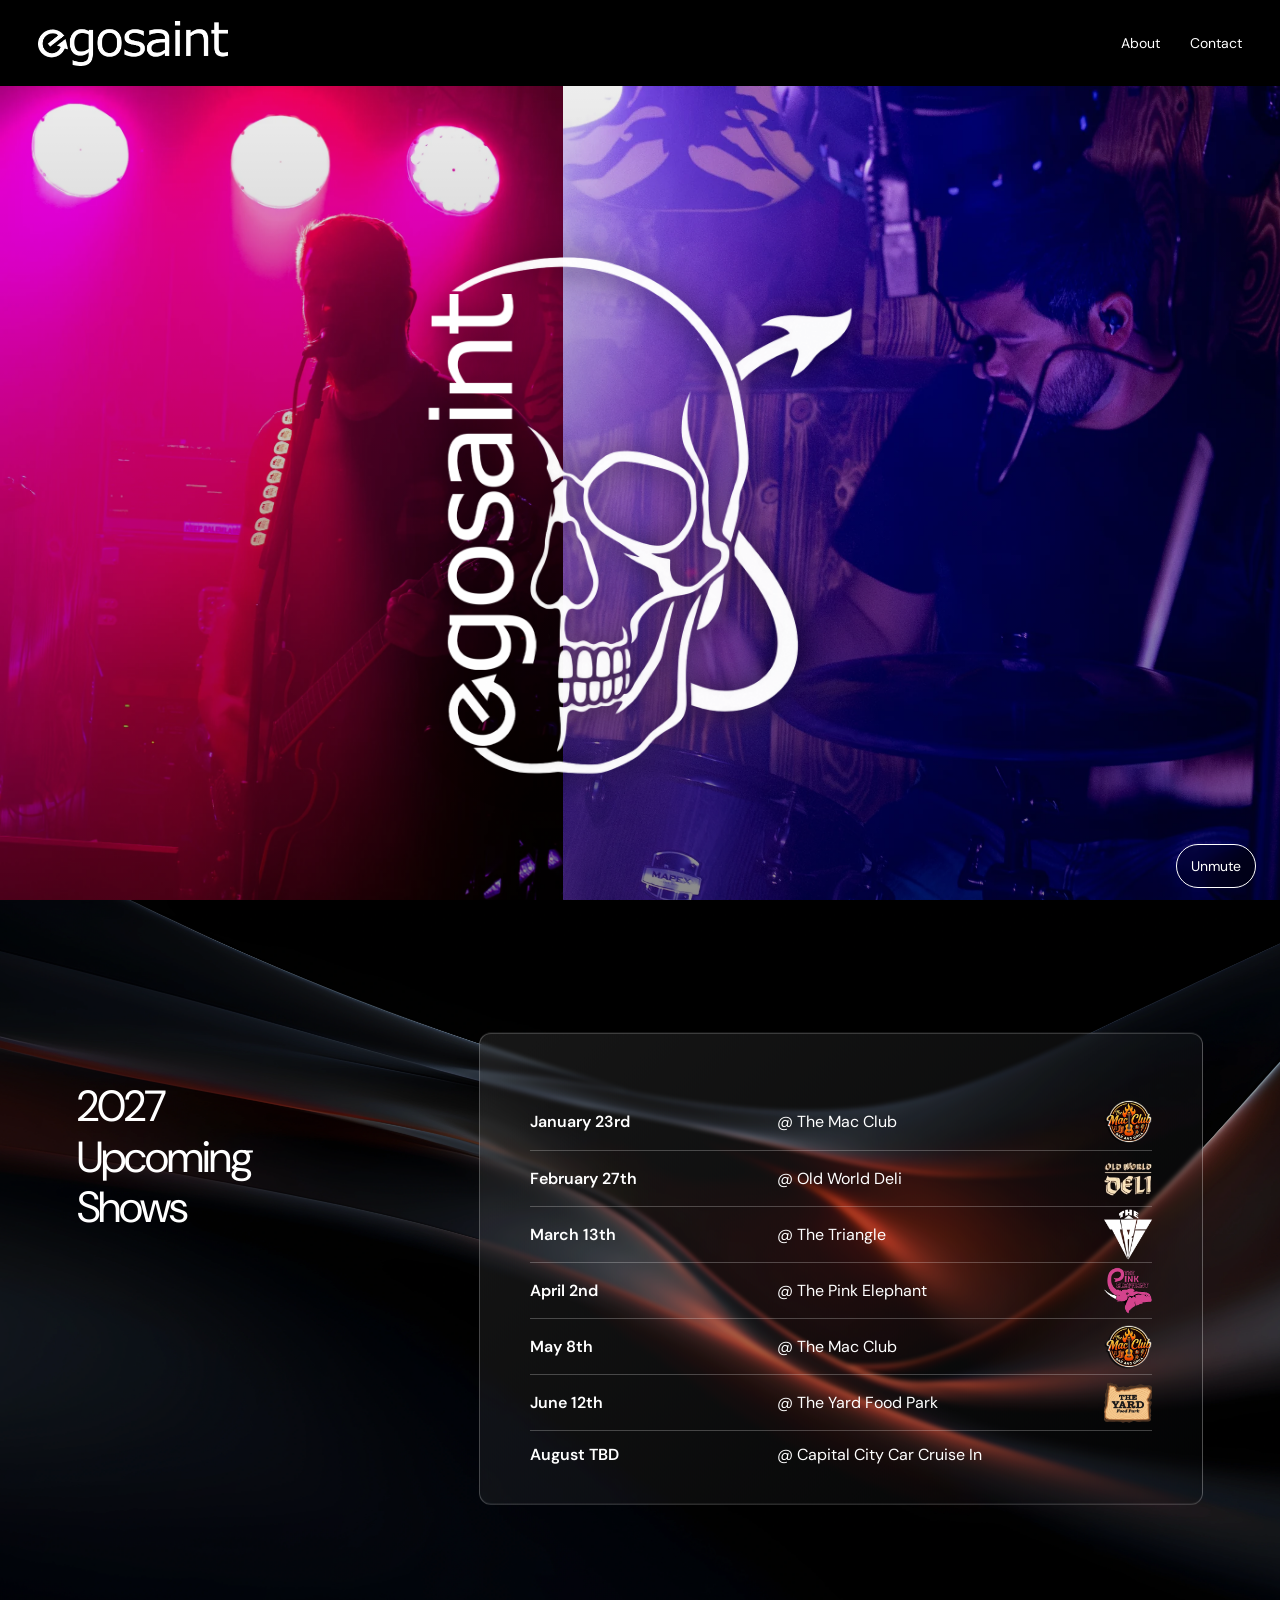
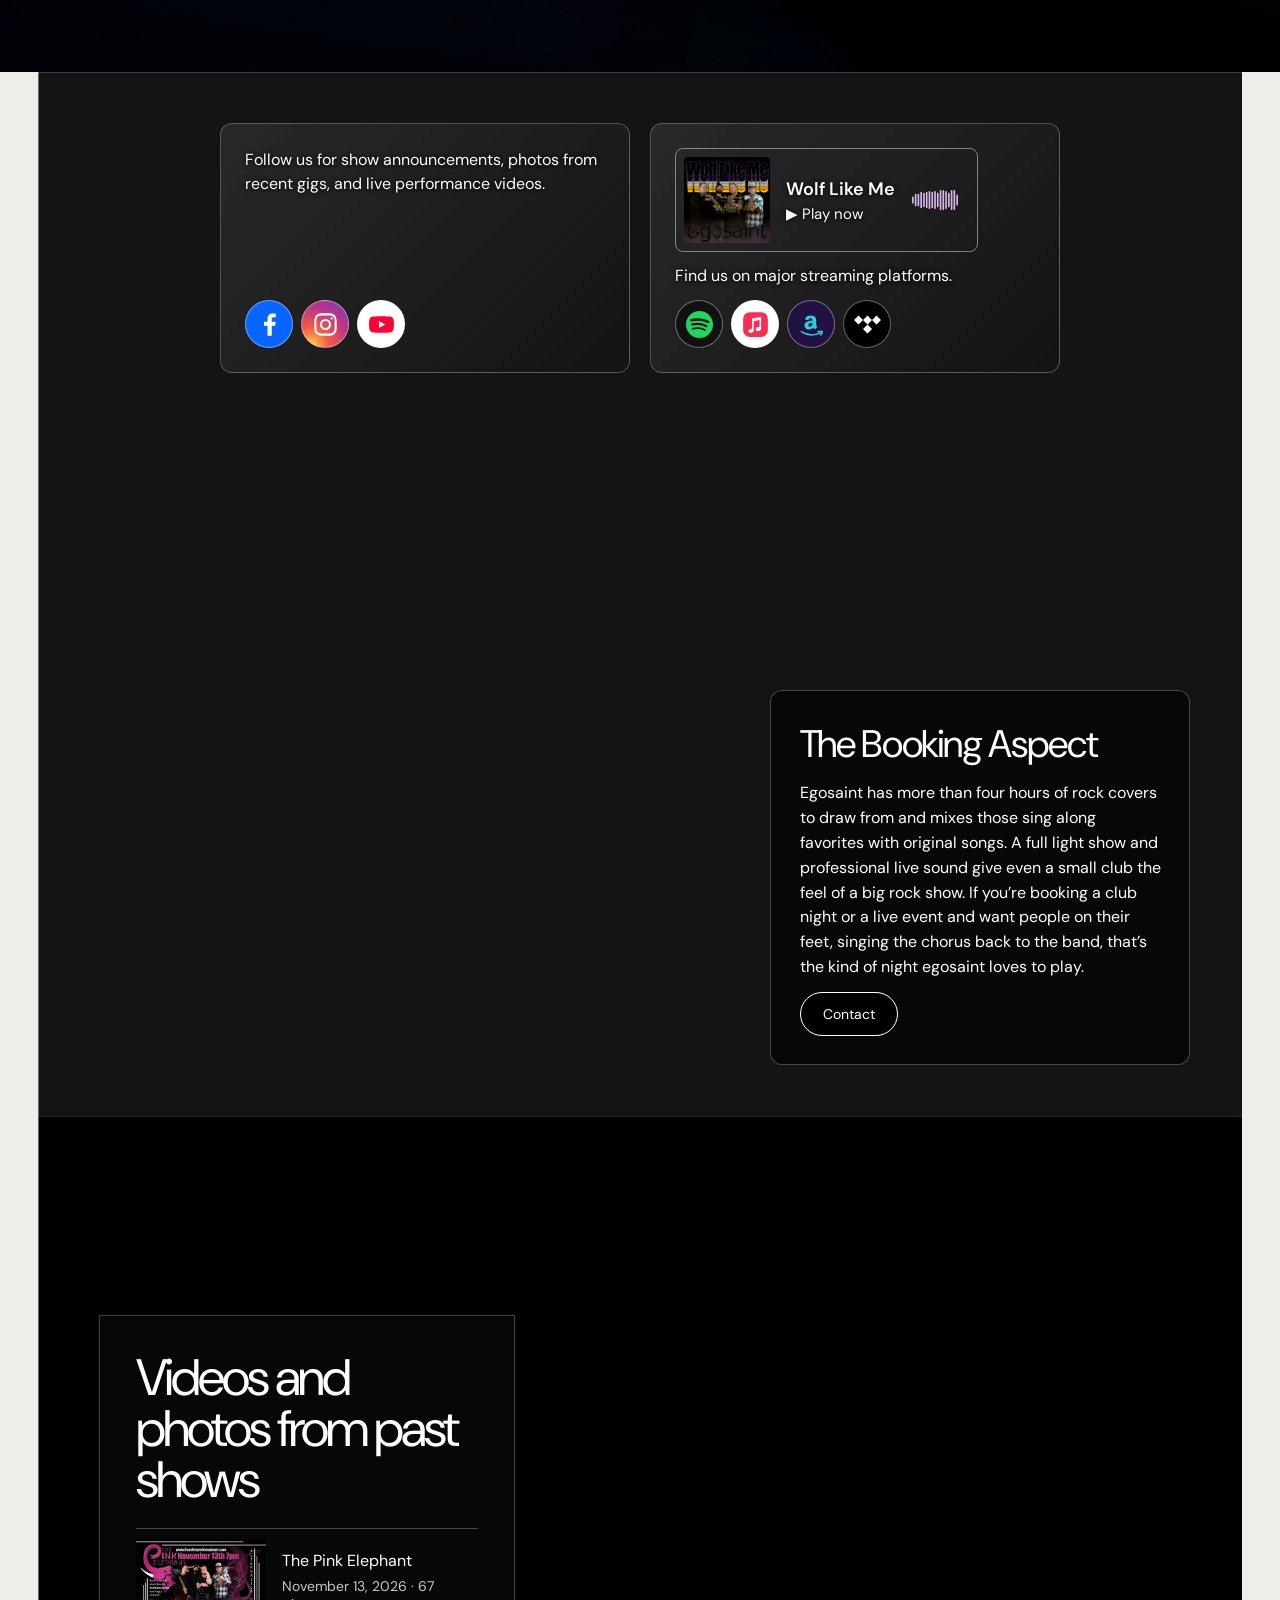
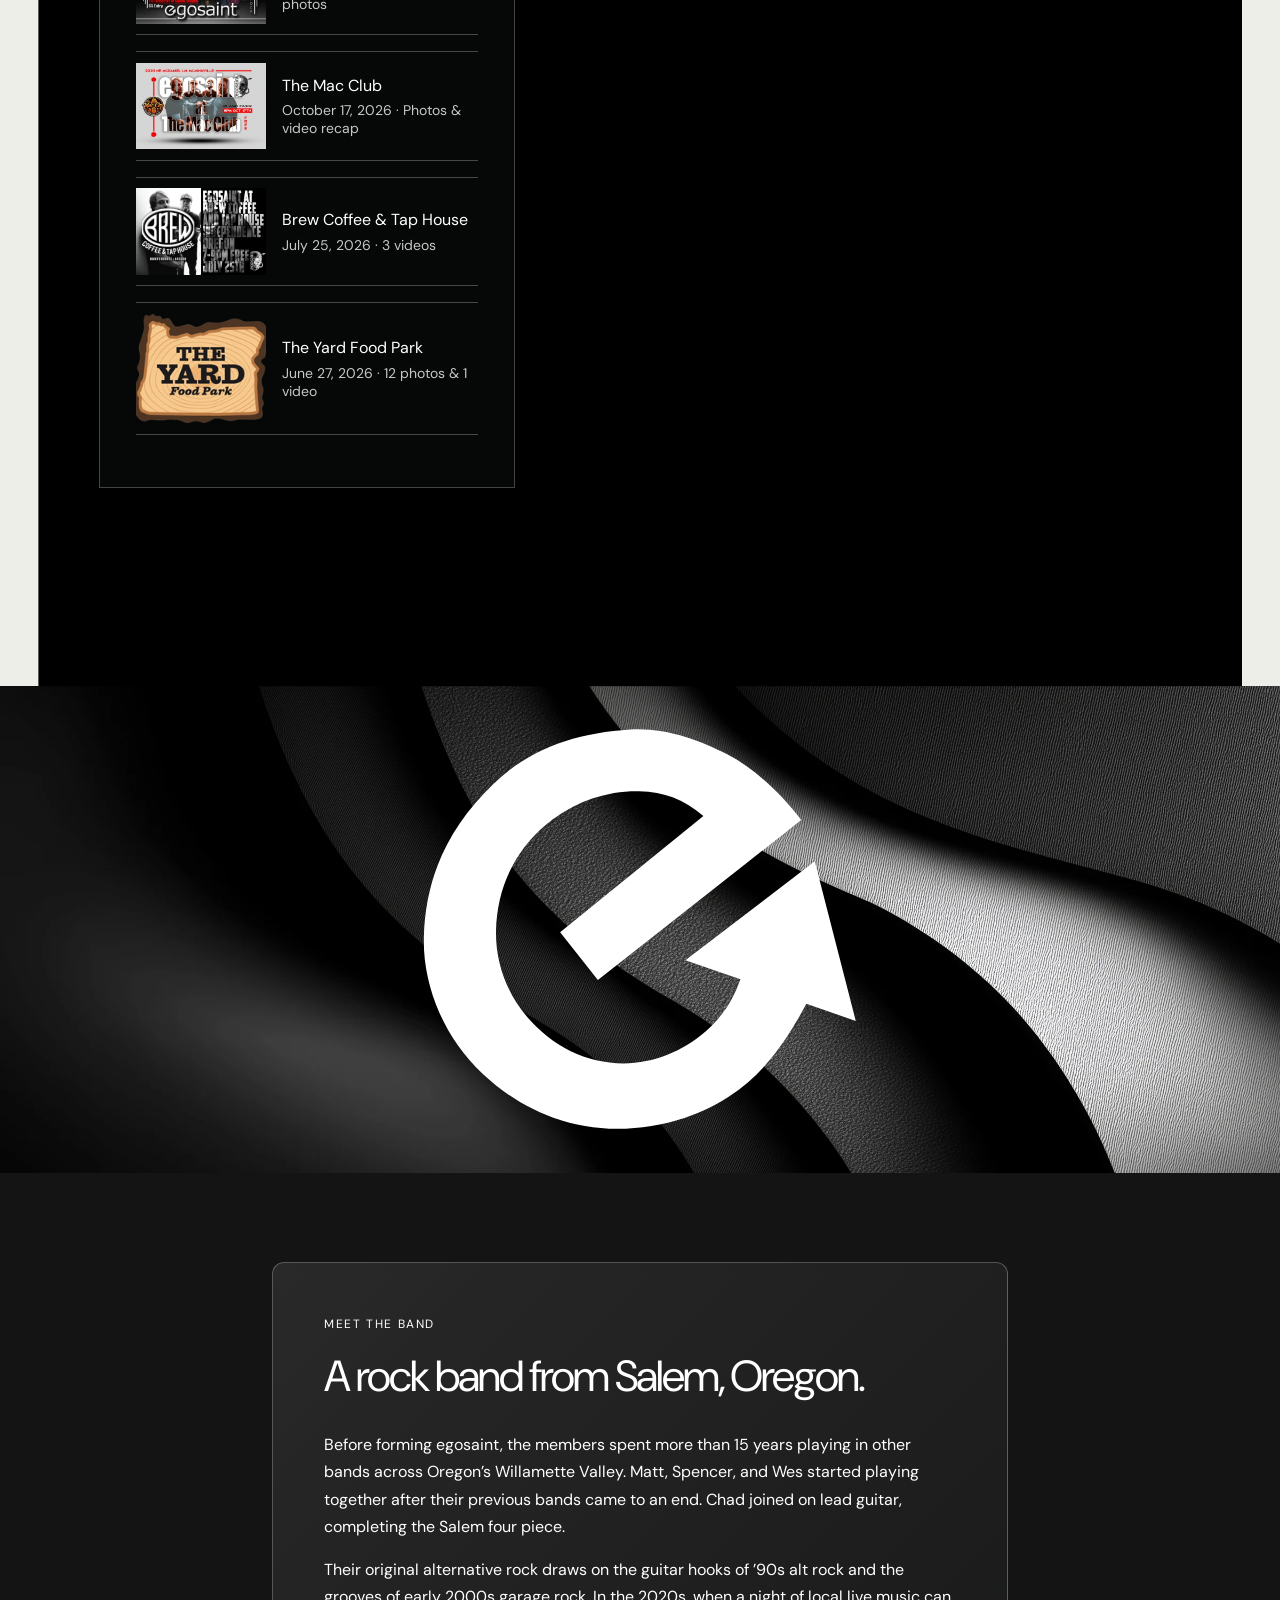
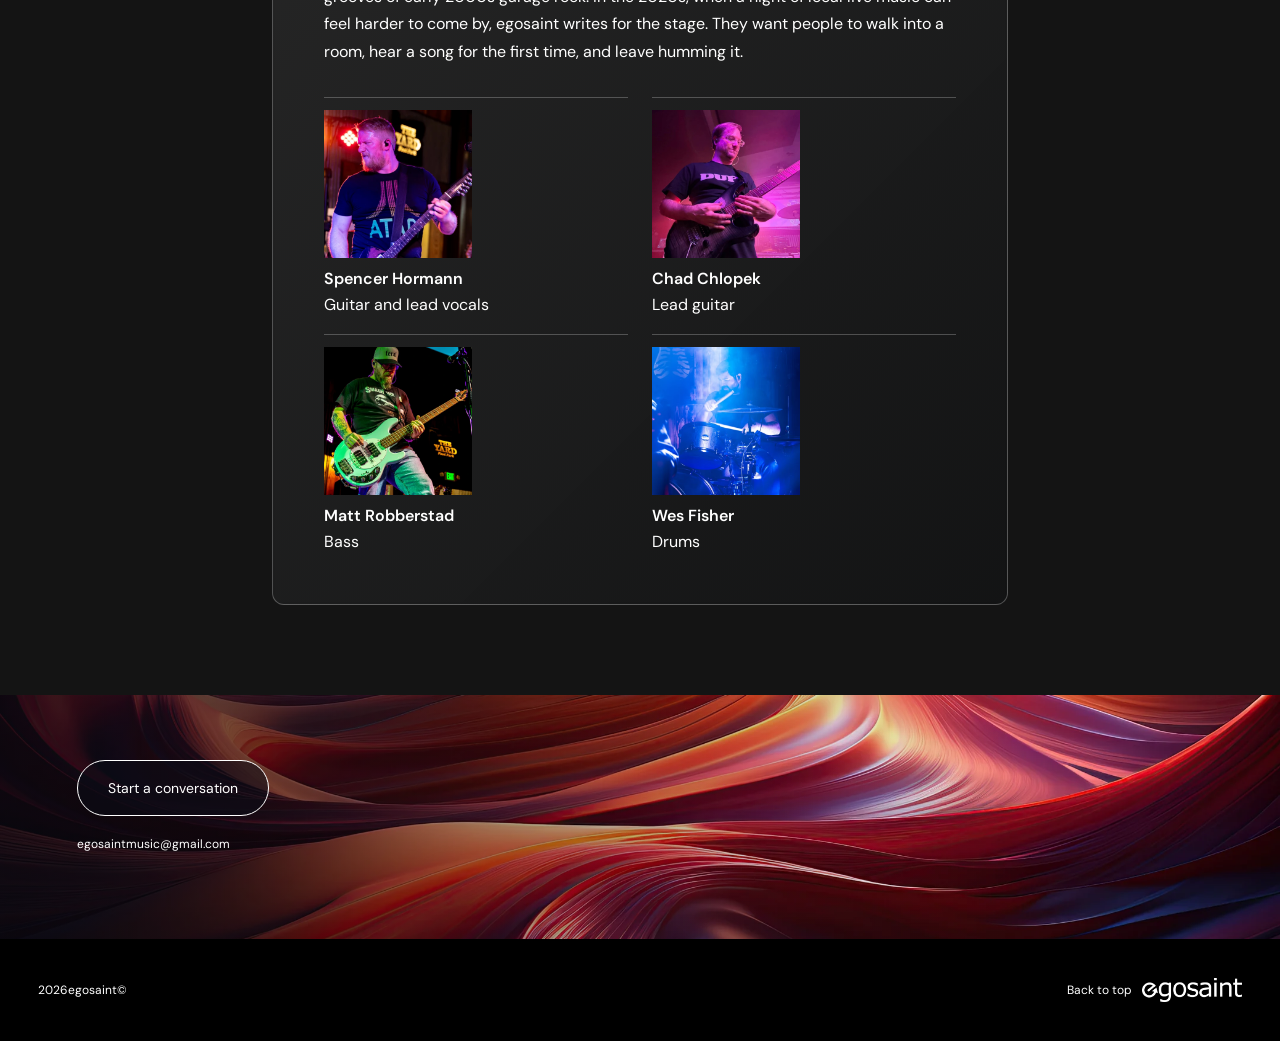
<file: index.html>
<!doctype html>
<html lang="en">
<head>
  <meta charset="UTF-8">
  <meta name="viewport" content="width=device-width,initial-scale=1">
  <title>egosaint</title>
  <meta name="description" content="Official site of egosaint, a rock band from Salem, Oregon. Find upcoming shows, music, photos, and booking information.">
  <meta name="theme-color" content="#eeeee8">
  <link rel="canonical" href="https://egosaint.com/">
  <meta property="og:type" content="website">
  <meta property="og:site_name" content="egosaint">
  <meta property="og:title" content="egosaint">
  <meta property="og:url" content="https://egosaint.com/">
  <meta property="og:image" content="https://egosaint.com/images/egosaint-share.jpg">
  <meta property="og:image:type" content="image/jpeg">
  <meta property="og:image:width" content="1200">
  <meta property="og:image:height" content="630">
  <meta property="og:image:alt" content="Black-and-white portrait of the four members of egosaint">
  <meta name="twitter:card" content="summary_large_image">
  <meta name="twitter:title" content="egosaint">
  <meta name="twitter:image" content="https://egosaint.com/images/egosaint-share.jpg">
  <meta name="twitter:image:alt" content="Black-and-white portrait of the four members of egosaint">
  <link rel="icon" href="/favicon.ico?v=band" sizes="32x32">
  <link rel="apple-touch-icon" href="/images/egosaint-icon.png" sizes="180x180">
  <link rel="stylesheet" href="style.css?v=local-fonts">
  <link rel="stylesheet" href="montage.css">
  <link rel="stylesheet" href="scroll-motion.css?v=emblem-black-waves">
</head>
<body>
<header>
  <a class="wordmark" href="#" aria-label="egosaint home" data-reveal="left">
    <span class="header-wordmark" aria-hidden="true"></span>
  </a>
  <nav aria-label="Main navigation" data-reveal="right"><a href="#about">About</a><a href="#contact">Contact</a></nav>
</header>
<audio id="background-music" data-src="audio/epk-music-track.mp3" loop></audio>
<main>
<section class="hero" aria-label="egosaint creative studio">
  <div class="hero-montage" aria-hidden="true">
    <div class="montage-frame montage-opening is-current" data-hold="1450">
      <picture>
        <source media="(max-width: 700px)" srcset="images/mac-club/magenta-guitar-mobile.webp">
        <img src="images/mac-club/magenta-guitar.webp" alt="">
      </picture>
      <picture>
        <source media="(max-width: 700px)" srcset="images/mac-club/violet-drums-mobile.webp">
        <img src="images/mac-club/violet-drums.webp" alt="" fetchpriority="high">
      </picture>
    </div>
    <div class="montage-frame montage-red" data-hold="1250">
      <picture>
        <source media="(max-width: 700px)" data-srcset="images/live/red-guitar-mobile.webp">
        <img data-src="images/live/red-guitar.webp" alt="">
      </picture>
      <picture>
        <source media="(max-width: 700px)" data-srcset="images/live/lean-back-mobile.webp">
        <img data-src="images/live/lean-back.webp" alt="">
      </picture>
    </div>
    <div class="montage-frame montage-split" data-hold="1100">
      <picture>
        <source media="(max-width: 700px)" data-srcset="images/mac-club/amber-vocal-mobile.webp">
        <img data-src="images/mac-club/amber-vocal.webp" alt="">
      </picture>
      <picture>
        <source media="(max-width: 700px)" data-srcset="images/mac-club/magenta-bass-mobile.webp">
        <img data-src="images/mac-club/magenta-bass.webp" alt="">
      </picture>
    </div>
    <div class="montage-frame montage-details" data-hold="1250">
      <picture>
        <source media="(max-width: 700px)" data-srcset="images/live/solo-guitar-mobile.webp">
        <img data-src="images/live/solo-guitar.webp" alt="">
      </picture>
      <picture>
        <source media="(max-width: 700px)" data-srcset="images/live/green-bass-mobile.webp">
        <img data-src="images/live/green-bass.webp" alt="">
      </picture>
      <picture>
        <source media="(max-width: 700px)" data-srcset="images/live/stage-pedals-mobile.webp">
        <img data-src="images/live/stage-pedals.webp" alt="">
      </picture>
    </div>
    <div class="montage-frame montage-wide" data-hold="1300">
      <picture>
        <source media="(max-width: 700px)" data-srcset="images/mac-club/violet-stage-mobile.webp">
        <img data-src="images/mac-club/violet-stage.webp" alt="">
      </picture>
    </div>
    <div class="montage-frame montage-yard" data-hold="1250">
      <picture>
        <source media="(max-width: 700px)" data-srcset="images/live/yard-stage-mobile.webp">
        <img data-src="images/live/yard-stage.webp" alt="">
      </picture>
    </div>
    <div class="montage-frame montage-triptych" data-hold="1500">
      <picture>
        <source media="(max-width: 700px)" data-srcset="images/mac-club/pedalboard-mobile.webp">
        <img data-src="images/mac-club/pedalboard.webp" alt="">
      </picture>
      <picture>
        <source media="(max-width: 700px)" data-srcset="images/mac-club/monochrome-vocal-mobile.webp">
        <img data-src="images/mac-club/monochrome-vocal.webp" alt="">
      </picture>
      <picture>
        <source media="(max-width: 700px)" data-srcset="images/mac-club/red-strings-mobile.webp">
        <img data-src="images/mac-club/red-strings.webp" alt="">
      </picture>
    </div>
    <div class="montage-frame montage-rhythm" data-hold="1250">
      <picture>
        <source media="(max-width: 700px)" data-srcset="images/live/drummer-portrait-mobile.webp">
        <img data-src="images/live/drummer-portrait.webp" alt="">
      </picture>
      <picture>
        <source media="(max-width: 700px)" data-srcset="images/live/bass-vocal-mobile.webp">
        <img data-src="images/live/bass-vocal.webp" alt="">
      </picture>
    </div>
    <div class="montage-frame montage-blue" data-hold="1100">
      <picture>
        <source media="(max-width: 700px)" data-srcset="images/mac-club/blue-drums-mobile.webp">
        <img data-src="images/mac-club/blue-drums.webp" alt="">
      </picture>
      <picture>
        <source media="(max-width: 700px)" data-srcset="images/mac-club/blue-vocal-mobile.webp">
        <img data-src="images/mac-club/blue-vocal.webp" alt="">
      </picture>
    </div>
    <div class="montage-frame montage-portraits" data-hold="1250">
      <picture>
        <source media="(max-width: 700px)" data-srcset="images/live/violet-vocal-mobile.webp">
        <img data-src="images/live/violet-vocal.webp" alt="">
      </picture>
      <picture>
        <source media="(max-width: 700px)" data-srcset="images/live/guitar-and-bass-mobile.webp">
        <img data-src="images/live/guitar-and-bass.webp" alt="">
      </picture>
      <picture>
        <source media="(max-width: 700px)" data-srcset="images/live/blue-magenta-vocal-mobile.webp">
        <img data-src="images/live/blue-magenta-vocal.webp" alt="">
      </picture>
    </div>
    <div class="montage-frame montage-finale" data-hold="1150">
      <picture>
        <source media="(max-width: 700px)" data-srcset="images/mac-club/blue-stage-mobile.webp">
        <img data-src="images/mac-club/blue-stage.webp" alt="">
      </picture>
      <picture>
        <source media="(max-width: 700px)" data-srcset="images/mac-club/magenta-stage-mobile.webp">
        <img data-src="images/mac-club/magenta-stage.webp" alt="">
      </picture>
    </div>
    <div class="montage-frame montage-encore" data-hold="1250">
      <picture>
        <source media="(max-width: 700px)" data-srcset="images/live/stage-and-crowd-mobile.webp">
        <img data-src="images/live/stage-and-crowd.webp" alt="">
      </picture>
      <picture>
        <source media="(max-width: 700px)" data-srcset="images/live/guitar-duet-mobile.webp">
        <img data-src="images/live/guitar-duet.webp" alt="">
      </picture>
    </div>
  </div>
  <div class="hero-title">
    <h1 data-reveal="top">
      <span class="sr-only">egosaint</span>
      <span class="skull-logo" aria-hidden="true"></span>
    </h1>
  </div>
  <button type="button" class="hero-audio" hidden>Unmute</button>
</section>
<section id="shows" class="intro" aria-labelledby="shows-title">
  <h2 id="shows-title" data-reveal="left"><span>2027</span> <span>Upcoming</span> <span>Shows</span></h2>
  <ul class="show-schedule motion-panel" role="list">
    <li class="show-with-logo" data-reveal><strong>January 23rd</strong> <span>@ The Mac Club</span> <img class="venue-logo" src="images/mac-club-venue.png" width="168" height="154" alt="" loading="lazy"></li>
    <li class="show-with-logo" data-reveal><strong>February 27th</strong> <span>@ Old World Deli</span> <img class="venue-logo" src="images/old-world-deli-venue.png" width="310" height="220" alt="" loading="lazy"></li>
    <li class="show-with-logo" data-reveal><strong>March 13th</strong> <span>@ The Triangle</span> <img class="venue-logo" src="images/triangle-venue.png" width="170" height="180" alt="" loading="lazy"></li>
    <li class="show-with-logo" data-reveal><strong>April 2nd</strong> <span>@ The Pink Elephant</span> <img class="venue-logo" src="images/pink-elephant-venue.png" width="168" height="163" alt="" loading="lazy"></li>
    <li class="show-with-logo" data-reveal><strong>May 8th</strong> <span>@ The Mac Club</span> <img class="venue-logo" src="images/mac-club-venue.png" width="168" height="154" alt="" loading="lazy"></li>
    <li class="show-with-logo" data-reveal><strong>June 12th</strong> <span>@ The Yard Food Park</span> <img class="venue-logo" src="images/yard-food-park-venue.png" width="168" height="142" alt="" loading="lazy"></li>
    <li data-reveal><strong>August TBD</strong> <span>@ Capital City Car Cruise In</span></li>
  </ul>
</section>
<section id="work" class="band-section fixed-photo-section" aria-labelledby="band-bio-title">
  <picture class="band-portrait">
    <img src="images/band-portrait-1858-1920.webp" srcset="images/band-portrait-1858-1050.webp 1050w, images/band-portrait-1858-1920.webp 1920w" sizes="100vw" width="1920" height="2880" loading="lazy" decoding="async" alt="Black-and-white portrait of the four members of egosaint in a hallway">
  </picture>
  <div class="band-links">
    <div class="band-link-card" data-reveal="left">
      <p>Follow us for show announcements, photos from recent gigs, and live performance videos.</p>
      <ul class="band-icon-links" aria-label="egosaint social media" role="list">
        <li>
          <a class="icon-facebook" href="https://www.facebook.com/egosaintMusic" aria-label="egosaint on Facebook" target="_blank" rel="noopener">
            <svg viewBox="0 0 24 24" aria-hidden="true" focusable="false" fill="currentColor">
              <path d="M14 22v-9h3l.5-3.5H14V7.25c0-1 .3-1.75 1.75-1.75h1.9V2.36a24 24 0 0 0-2.77-.15c-2.75 0-4.63 1.68-4.63 4.76V9.5H7.14V13h3.11v9z"/>
            </svg>
          </a>
        </li>
        <li>
          <a class="icon-instagram" href="https://www.instagram.com/egosaintmusic/" aria-label="egosaint on Instagram" target="_blank" rel="noopener">
            <svg viewBox="0 0 24 24" aria-hidden="true" focusable="false" fill="none" stroke="currentColor" stroke-width="1.8">
              <rect x="3" y="3" width="18" height="18" rx="5"/>
              <circle cx="12" cy="12" r="4"/>
              <circle cx="17.5" cy="6.6" r="1" fill="currentColor" stroke="none"/>
            </svg>
          </a>
        </li>
        <li>
          <a class="icon-youtube" href="https://www.youtube.com/@egosaintmusic" aria-label="egosaint on YouTube" target="_blank" rel="noopener">
            <svg viewBox="0 0 24 24" aria-hidden="true" focusable="false" fill="currentColor">
              <path fill-rule="evenodd" d="M22.6 7.25a2.9 2.9 0 0 0-2.05-2.06C18.74 4.7 12 4.7 12 4.7s-6.74 0-8.55.49A2.9 2.9 0 0 0 1.4 7.25C.93 9.07.93 12 .93 12s0 2.93.47 4.75a2.9 2.9 0 0 0 2.05 2.06c1.81.49 8.55.49 8.55.49s6.74 0 8.55-.49a2.9 2.9 0 0 0 2.05-2.06c.47-1.82.47-4.75.47-4.75s0-2.93-.47-4.75zM9.75 8.8l5.7 3.2-5.7 3.2z"/>
            </svg>
          </a>
        </li>
      </ul>
    </div>
    <div class="band-link-card" data-reveal="right">
      <a id="wolf-like-me" class="single-play" href="audio/wolf-like-me.mp3" data-media="audio" data-title="Wolf Like Me" aria-haspopup="dialog" aria-controls="media-dialog">
        <img src="images/wolf-like-me-cover.webp" width="72" height="72" alt="" loading="lazy">
        <span>Wolf Like Me<small>▶ Play now</small></span>
        <svg class="single-waveform" viewBox="0 0 52 24" aria-hidden="true" focusable="false">
          <path d="M2 9v6 M5 6v12 M8 6v12 M11 4v16 M14 5v14 M17 4v16 M20 3v18 M23 4v16 M26 3v18 M29 5v14 M32 2v20 M35 2v20 M38 3v18 M41 5v14 M44 2v20 M47 2v20 M50 7v10" fill="none" stroke="currentColor" stroke-width="1.8" stroke-linecap="round"/>
        </svg>
      </a>
      <p>Find us on major streaming platforms.</p>
      <ul class="band-icon-links" aria-label="Stream egosaint" role="list">
        <li>
          <a class="icon-spotify" href="https://open.spotify.com/artist/1QNBpsOnZUnfKY1eDHiqng?si=A5PCSaskQiKClLU5-c29pA" aria-label="egosaint on Spotify" target="_blank" rel="noopener">
            <svg viewBox="0 0 24 24" aria-hidden="true" focusable="false" fill="currentColor">
              <path d="M12 0C5.4 0 0 5.4 0 12s5.4 12 12 12 12-5.4 12-12S18.66 0 12 0zm5.521 17.34c-.24.359-.66.48-1.021.24-2.82-1.74-6.36-2.101-10.561-1.141-.418.122-.779-.179-.899-.539-.12-.421.18-.78.54-.9 4.56-1.021 8.52-.6 11.64 1.32.42.18.479.659.301 1.02zm1.44-3.3c-.301.42-.841.6-1.262.3-3.239-1.98-8.159-2.58-11.939-1.38-.479.12-1.02-.12-1.14-.6-.12-.48.12-1.021.6-1.141C9.6 9.9 15 10.561 18.72 12.84c.361.181.54.78.241 1.2zm.12-3.36C15.24 8.4 8.82 8.16 5.16 9.301c-.6.179-1.2-.181-1.38-.721-.18-.601.18-1.2.72-1.381 4.26-1.26 11.28-1.02 15.721 1.621.539.3.719 1.02.419 1.56-.299.421-1.02.599-1.559.3z"/>
            </svg>
          </a>
        </li>
        <li>
          <a class="icon-apple-music" href="https://music.apple.com/us/artist/egosaint/6820780727" aria-label="egosaint on Apple Music" target="_blank" rel="noopener">
            <svg viewBox="0 0 24 24" aria-hidden="true" focusable="false">
              <path fill="currentColor" fill-rule="evenodd" d="M7 1h10a6 6 0 0 1 6 6v10a6 6 0 0 1-6 6H7a6 6 0 0 1-6-6V7a6 6 0 0 1 6-6zm10 4L9 6.7v9.1a3.6 3.6 0 0 0-1.6.1c-1.3.4-2 1.4-1.7 2.4.3 1 1.5 1.5 2.8 1.1 1.1-.3 1.9-1.1 1.9-2.1V9.2l5.2-1.1v6.1a3.6 3.6 0 0 0-1.6.1c-1.3.4-2 1.4-1.7 2.4.3 1 1.5 1.5 2.8 1.1 1.1-.3 1.9-1.1 1.9-2.1V5z"/>
            </svg>
          </a>
        </li>
        <li>
          <a class="icon-amazon-music" href="https://music.amazon.com/albums/B0HN3FTZVS?trackAsin=B0HN3KDW68" aria-label="egosaint on Amazon Music" target="_blank" rel="noopener">
            <svg viewBox="0 0 24 24" aria-hidden="true" focusable="false">
              <path fill="currentColor" fill-rule="evenodd" d="M16.2 12.1c0 1 .4 1.6 1 2.3l-2.3 1.9-1.4-1.5a5.2 5.2 0 0 1-3.9 1.6c-2.4 0-3.8-1.4-3.8-3.5 0-3 2.5-4.1 7-4.2v-.4c0-1.2-.4-1.8-1.6-1.8-1 0-1.7.5-1.9 1.5l-3-.3c.3-2.3 2.2-3.6 5-3.6 3.2 0 4.9 1.4 4.9 4.1v3.9zm-3.4-1.4c-2.6 0-3.6.7-3.6 1.9 0 .8.5 1.3 1.4 1.3 1.4 0 2.2-1 2.2-3.2z"/>
              <path d="M3 18.4c4.8 3.3 10.9 3.7 17.1 1M17.8 18.4c1.6-.6 2.8-.5 3.9 0-.2 1.2-.7 2.2-1.5 3" fill="none" stroke="currentColor" stroke-linecap="round" stroke-linejoin="round" stroke-width="1.3"/>
            </svg>
          </a>
        </li>
        <li>
          <a class="icon-tidal" href="https://tidal.com/track/570002989" aria-label="egosaint on TIDAL" target="_blank" rel="noopener">
            <svg viewBox="0 0 24 24" aria-hidden="true" focusable="false" fill="currentColor">
              <path d="M12 4l4 4-4 4-4-4zM4 4l4 4-4 4-4-4zM20 4l4 4-4 4-4-4zM12 12l4 4-4 4-4-4z"/>
            </svg>
          </a>
        </li>
      </ul>
    </div>
  </div>
  <div class="band-bio">
    <h2 id="band-bio-title" data-reveal="right">The Booking Aspect</h2>
    <p class="band-bio-copy" data-reveal="left">Egosaint has more than four hours of rock covers to draw from and mixes those sing along favorites with original songs. A full light show and professional live sound give even a small club the feel of a big rock show. If you’re booking a club night or a live event and want people on their feet, singing the chorus back to the band, that’s the kind of night egosaint loves to play.</p>
    <button type="button" class="booking-contact" data-open-contact aria-haspopup="dialog" aria-controls="contact-dialog">Contact</button>
  </div>
</section>
<section id="featured-live-set" class="feature live-feature fixed-photo-section" aria-labelledby="media-gallery-title">
  <picture>
    <img src="images/mac-club/featured-stage-2100.webp" srcset="images/mac-club/featured-stage-1302.webp 1302w, images/mac-club/featured-stage-2100.webp 2100w" sizes="100vw" width="2100" height="1400" loading="lazy" decoding="async" alt="egosaint performing under teal and amber stage lights">
  </picture>
  <div class="feature-copy">
    <div class="show-media">
      <h2 id="media-gallery-title" data-reveal="left">Videos and photos from past shows</h2>
      <a id="pink-elephant-show" class="show-cover" data-playlist="pink-playlist" href="images/live/pink-elephant-flyer.webp" data-media="photo" data-title="The Pink Elephant · November 13, 2026" data-alt="Flyer for egosaint at The Pink Elephant in Salem on November 13, 2026 at 7 pm. The band poses with guitars beside a pink elephant. Admission is $5." aria-haspopup="dialog" aria-controls="media-dialog">
        <img src="images/live/pink-elephant-flyer-thumb.webp" width="420" height="275" alt="" loading="lazy">
        <div>The Pink Elephant<small>November 13, 2026 · 67 photos</small></div>
      </a>
      <a id="mac-club-show" class="show-cover" data-playlist="mac-playlist" href="images/mac-club/show-flyer.webp" data-media="photo" data-title="The Mac Club · October 17, 2026" data-alt="egosaint at The Mac Club in McMinnville. October 17, 2026 at 8 pm. Free admission, ages 21 and over." aria-haspopup="dialog" aria-controls="media-dialog">
        <img src="images/mac-club/show-flyer-thumb.webp" width="420" height="280" alt="" loading="lazy">
        <div>The Mac Club<small>October 17, 2026 · Photos &amp; video recap</small></div>
      </a>
      <a id="brew-show" class="show-cover" data-playlist="brew-playlist" href="images/live/brew-flyer.webp" data-media="photo" data-title="Brew Coffee &amp; Tap House · July 25" data-alt="Black-and-white egosaint flyer for Brew Coffee &amp; Tap House in Independence, Oregon. July 25, 7–9 pm, free admission." aria-haspopup="dialog" aria-controls="media-dialog">
        <img src="images/live/brew-flyer-thumb.webp" width="420" height="280" alt="" loading="lazy">
        <div>Brew Coffee &amp; Tap House<small>July 25, 2026 · 3 videos</small></div>
      </a>
      <a id="yard-show" class="show-cover" data-playlist="yard-playlist" href="images/live/yard-stage.webp" data-media="photo" data-title="The Yard Food Park · June 27, 2026" data-alt="egosaint performing at The Yard Food Park" aria-haspopup="dialog" aria-controls="media-dialog">
        <img src="images/yard-food-park-venue.png" width="168" height="142" alt="" loading="lazy">
        <div>The Yard Food Park<small>June 27, 2026 · 12 photos &amp; 1 video</small></div>
      </a>
    </div>
  </div>
</section>
<div class="band-emblem" id="chorus">
  <img src="images/egosaint-symbol.svg" width="1190" height="1103" alt="egosaint" loading="lazy" decoding="async">
</div>
<section id="about" class="about fixed-photo-section" aria-labelledby="about-title">
  <div class="about-panel">
    <p class="eyebrow" data-reveal="left">Meet the band</p>
    <h2 id="about-title" data-reveal="right">A rock band from Salem, Oregon.</h2>
    <p data-reveal>Before forming egosaint, the members spent more than 15 years playing in other bands across Oregon’s Willamette Valley. Matt, Spencer, and Wes started playing together after their previous bands came to an end. Chad joined on lead guitar, completing the Salem four piece.</p>
    <p data-reveal="left">Their original alternative rock draws on the guitar hooks of ’90s alt rock and the grooves of early 2000s garage rock. In the 2020s, when a night of local live music can feel harder to come by, egosaint writes for the stage. They want people to walk into a room, hear a song for the first time, and leave humming it.</p>
    <dl class="band-lineup" aria-label="Band lineup">
      <div data-reveal="left">
        <dt><img class="member-photo" src="images/members/spencer.webp" width="480" height="480" loading="lazy" alt="">Spencer Hormann</dt>
        <dd>Guitar and lead vocals</dd>
      </div>
      <div data-reveal="right">
        <dt><img class="member-photo" src="images/members/chad.webp" width="480" height="480" loading="lazy" alt="">Chad Chlopek</dt>
        <dd>Lead guitar</dd>
      </div>
      <div data-reveal="left">
        <dt><img class="member-photo" src="images/members/matt.webp" width="480" height="480" loading="lazy" alt="">Matt Robberstad</dt>
        <dd>Bass</dd>
      </div>
      <div data-reveal="right">
        <dt><img class="member-photo" src="images/members/wes.webp?v=zoomed" width="480" height="480" loading="lazy" alt="">Wes Fisher</dt>
        <dd>Drums</dd>
      </div>
    </dl>
  </div>
</section>
<section id="contact" class="contact motion-panel" aria-label="Contact egosaint">
  <button id="contact-button" class="contact-button" data-open-contact aria-haspopup="dialog" aria-controls="contact-dialog" data-reveal="left">Start a conversation</button>
  <p class="contact-note" data-reveal><a href="mailto:egosaintmusic@gmail.com">egosaintmusic@gmail.com</a></p>
</section></main>
<footer>
  <span data-reveal="top">2026egosaint©</span>
  <div class="footer-signature" data-reveal="right">
    <a href="#">Back to top</a>
    <a href="#" aria-label="egosaint home"><img src="images/egosaint-logo-720.webp" width="720" height="171" alt=""></a>
  </div>
</footer>
<dialog id="media-dialog" aria-labelledby="media-title">
  <div class="media-header">
    <h2 id="media-title"></h2>
    <button type="button" class="dialog-close" aria-label="Close media viewer" autofocus>Close ×</button>
  </div>
  <nav class="show-playlist" id="brew-playlist" aria-label="Brew show media" hidden>
    <a href="images/live/brew-flyer.webp" data-media="photo" data-title="Brew Coffee &amp; Tap House · July 25" data-alt="egosaint show flyer for Brew Coffee &amp; Tap House in Independence, Oregon, July 25, 7–9 pm">Show flyer</a>
    <a href="media/brew/low.mp4" data-media="video">Low</a>
    <a href="media/brew/go-with-the-flow.mp4" data-media="video">Go with the Flow</a>
    <a href="media/brew/live-clip.mp4" data-media="video">Brew show clip</a>
  </nav>
  <nav class="show-playlist" id="mac-playlist" aria-label="Mac Club show media" hidden>
    <a href="images/mac-club/show-flyer.webp" data-media="photo" data-title="The Mac Club · October 17, 2026" data-alt="egosaint concert flyer for The Mac Club in McMinnville on October 17, 2026">Show flyer</a>
    <a href="media/mac-club/recap.mp4" data-media="video">Show recap</a>
    <button type="button" id="browse-mac-photos" aria-controls="mac-photos" aria-expanded="false">Browse photos</button>
  </nav>
  <nav class="show-playlist" id="pink-playlist" aria-label="Pink Elephant show media" hidden>
    <a href="images/live/pink-elephant-flyer.webp" data-media="photo" data-title="The Pink Elephant · November 13, 2026" data-alt="egosaint flyer for The Pink Elephant in Salem on November 13, 2026">Show flyer</a>
    <button type="button" id="browse-pink-photos" aria-controls="pink-photos" aria-expanded="false">Browse photos</button>
  </nav>
  <nav class="show-playlist" id="yard-playlist" aria-label="The Yard show media" hidden>
    <a href="media/yard/live.mp4" data-media="video" data-title="egosaint live at The Yard · June 27, 2026">Watch video</a>
    <button type="button" aria-controls="yard-photos" aria-expanded="false">Browse photos</button>
  </nav>
  <div id="yard-photos" class="photo-grid" data-title="Photos from The Yard Food Park" hidden>
    <a href="images/live/drummer-portrait.webp" data-media="photo" data-playlist="yard-playlist" data-title="Wes at the drums under purple stage lights"><img loading="lazy" decoding="async" src="images/yard/drummer-portrait-thumb.webp" alt="Wes at the drums under purple stage lights"></a>
    <a href="images/live/bass-vocal.webp" data-media="photo" data-playlist="yard-playlist" data-title="Matt singing into the microphone"><img loading="lazy" decoding="async" src="images/yard/bass-vocal-thumb.webp" alt="Matt singing into the microphone"></a>
    <a href="images/live/lean-back.webp" data-media="photo" data-playlist="yard-playlist" data-title="Spencer leaning back on guitar with Matt behind him"><img loading="lazy" decoding="async" src="images/yard/lean-back-thumb.webp" alt="Spencer leaning back on guitar with Matt behind him"></a>
    <a href="images/live/stage-pedals.webp" data-media="photo" data-playlist="yard-playlist" data-title="Guitar pedals and cables at the front of the stage"><img loading="lazy" decoding="async" src="images/yard/stage-pedals-thumb.webp" alt="Guitar pedals and cables at the front of the stage"></a>
    <a href="images/live/green-bass.webp" data-media="photo" data-playlist="yard-playlist" data-title="Matt playing bass under green stage lights"><img loading="lazy" decoding="async" src="images/yard/green-bass-thumb.webp" alt="Matt playing bass under green stage lights"></a>
    <a href="images/live/guitar-and-bass.webp" data-media="photo" data-playlist="yard-playlist" data-title="Spencer and Matt playing side by side"><img loading="lazy" decoding="async" src="images/yard/guitar-and-bass-thumb.webp" alt="Spencer and Matt playing side by side"></a>
    <a href="images/live/stage-and-crowd.webp" data-media="photo" data-playlist="yard-playlist" data-title="egosaint onstage with the audience in the foreground"><img loading="lazy" decoding="async" src="images/yard/stage-and-crowd-thumb.webp" alt="egosaint onstage with the audience in the foreground"></a>
    <a href="images/live/guitar-duet.webp" data-media="photo" data-playlist="yard-playlist" data-title="Chad and Spencer facing each other with Wes on drums"><img loading="lazy" decoding="async" src="images/yard/guitar-duet-thumb.webp" alt="Chad and Spencer facing each other with Wes on drums"></a>
    <a href="images/live/blue-magenta-vocal.webp" data-media="photo" data-playlist="yard-playlist" data-title="Spencer singing under blue and magenta lights"><img loading="lazy" decoding="async" src="images/yard/blue-magenta-vocal-thumb.webp" alt="Spencer singing under blue and magenta lights"></a>
    <a href="images/live/solo-guitar.webp" data-media="photo" data-playlist="yard-playlist" data-title="Chad playing guitar beneath the stage lights"><img loading="lazy" decoding="async" src="images/yard/solo-guitar-thumb.webp" alt="Chad playing guitar beneath the stage lights"></a>
    <a href="images/live/yard-stage.webp" data-media="photo" data-playlist="yard-playlist" data-title="All four members of egosaint performing at The Yard"><img loading="lazy" decoding="async" src="images/yard/yard-stage-thumb.webp" alt="All four members of egosaint performing at The Yard"></a>
    <a href="images/live/violet-vocal.webp" data-media="photo" data-playlist="yard-playlist" data-title="Spencer at the microphone under violet lights"><img loading="lazy" decoding="async" src="images/yard/violet-vocal-thumb.webp" alt="Spencer at the microphone under violet lights"></a>
  </div>
  <div id="pink-photos" class="photo-grid" data-title="Photos from The Pink Elephant" hidden>
    <a href="images/pink-elephant/show-01.jpg" data-media="photo" data-playlist="pink-playlist" data-title="The stage in violet light"><img loading="lazy" decoding="async" src="images/pink-elephant/show-01-thumb.webp" alt="The stage in violet light"></a>
    <a href="images/pink-elephant/show-02.jpg" data-media="photo" data-playlist="pink-playlist" data-title="Guitarist at the edge of the stage"><img loading="lazy" decoding="async" src="images/pink-elephant/show-02-thumb.webp" alt="Guitarist at the edge of the stage"></a>
    <a href="images/pink-elephant/show-03.jpg" data-media="photo" data-playlist="pink-playlist" data-title="Guitar solo under amber lights"><img loading="lazy" decoding="async" src="images/pink-elephant/show-03-thumb.webp" alt="Guitar solo under amber lights"></a>
    <a href="images/pink-elephant/show-04.jpg" data-media="photo" data-playlist="pink-playlist" data-title="Front line under red and green lights"><img loading="lazy" decoding="async" src="images/pink-elephant/show-04-thumb.webp" alt="Front line under red and green lights"></a>
    <a href="images/pink-elephant/show-05.jpg" data-media="photo" data-playlist="pink-playlist" data-title="The band seen from stage right"><img loading="lazy" decoding="async" src="images/pink-elephant/show-05-thumb.webp" alt="The band seen from stage right"></a>
    <a href="images/pink-elephant/show-06.jpg" data-media="photo" data-playlist="pink-playlist" data-title="Bassist beside the center microphone"><img loading="lazy" decoding="async" src="images/pink-elephant/show-06-thumb.webp" alt="Bassist beside the center microphone"></a>
    <a href="images/pink-elephant/show-07.jpg" data-media="photo" data-playlist="pink-playlist" data-title="Bass guitar under red spotlights"><img loading="lazy" decoding="async" src="images/pink-elephant/show-07-thumb.webp" alt="Bass guitar under red spotlights"></a>
    <a href="images/pink-elephant/show-08.jpg" data-media="photo" data-playlist="pink-playlist" data-title="The bassist and the front-row stage monitor"><img loading="lazy" decoding="async" src="images/pink-elephant/show-08-thumb.webp" alt="The bassist and the front-row stage monitor"></a>
    <a href="images/pink-elephant/show-09.jpg" data-media="photo" data-playlist="pink-playlist" data-title="A side view of the drum kit"><img loading="lazy" decoding="async" src="images/pink-elephant/show-09-thumb.webp" alt="A side view of the drum kit"></a>
    <a href="images/pink-elephant/show-10.jpg" data-media="photo" data-playlist="pink-playlist" data-title="Guitarist in front of the glowing screen"><img loading="lazy" decoding="async" src="images/pink-elephant/show-10-thumb.webp" alt="Guitarist in front of the glowing screen"></a>
    <a href="images/pink-elephant/show-11.jpg" data-media="photo" data-playlist="pink-playlist" data-title="Guitar close-up in amber light"><img loading="lazy" decoding="async" src="images/pink-elephant/show-11-thumb.webp" alt="Guitar close-up in amber light"></a>
    <a href="images/pink-elephant/show-12.jpg" data-media="photo" data-playlist="pink-playlist" data-title="Drums under blue lights"><img loading="lazy" decoding="async" src="images/pink-elephant/show-12-thumb.webp" alt="Drums under blue lights"></a>
    <a href="images/pink-elephant/show-13.jpg" data-media="photo" data-playlist="pink-playlist" data-title="Full band under blue and pink lights"><img loading="lazy" decoding="async" src="images/pink-elephant/show-13-thumb.webp" alt="Full band under blue and pink lights"></a>
    <a href="images/pink-elephant/show-14.jpg" data-media="photo" data-playlist="pink-playlist" data-title="Three guitars across the front of the stage"><img loading="lazy" decoding="async" src="images/pink-elephant/show-14-thumb.webp" alt="Three guitars across the front of the stage"></a>
    <a href="images/pink-elephant/show-15.jpg" data-media="photo" data-playlist="pink-playlist" data-title="A wide view from the front row"><img loading="lazy" decoding="async" src="images/pink-elephant/show-15-thumb.webp" alt="A wide view from the front row"></a>
    <a href="images/pink-elephant/show-16.jpg" data-media="photo" data-playlist="pink-playlist" data-title="Guitarist under teal lights"><img loading="lazy" decoding="async" src="images/pink-elephant/show-16-thumb.webp" alt="Guitarist under teal lights"></a>
    <a href="images/pink-elephant/show-17.jpg" data-media="photo" data-playlist="pink-playlist" data-title="Singer on guitar under red lights"><img loading="lazy" decoding="async" src="images/pink-elephant/show-17-thumb.webp" alt="Singer on guitar under red lights"></a>
    <a href="images/pink-elephant/show-18.jpg" data-media="photo" data-playlist="pink-playlist" data-title="Guitar and bass side by side"><img loading="lazy" decoding="async" src="images/pink-elephant/show-18-thumb.webp" alt="Guitar and bass side by side"></a>
    <a href="images/pink-elephant/show-19.jpg" data-media="photo" data-playlist="pink-playlist" data-title="Guitar solo in red light"><img loading="lazy" decoding="async" src="images/pink-elephant/show-19-thumb.webp" alt="Guitar solo in red light"></a>
    <a href="images/pink-elephant/show-20.jpg" data-media="photo" data-playlist="pink-playlist" data-title="Low-angle view of the guitarist"><img loading="lazy" decoding="async" src="images/pink-elephant/show-20-thumb.webp" alt="Low-angle view of the guitarist"></a>
    <a href="images/pink-elephant/show-21.jpg" data-media="photo" data-playlist="pink-playlist" data-title="Guitarist and drum kit under green lights"><img loading="lazy" decoding="async" src="images/pink-elephant/show-21-thumb.webp" alt="Guitarist and drum kit under green lights"></a>
    <a href="images/pink-elephant/show-22.jpg" data-media="photo" data-playlist="pink-playlist" data-title="Guitarist looking down at the fretboard"><img loading="lazy" decoding="async" src="images/pink-elephant/show-22-thumb.webp" alt="Guitarist looking down at the fretboard"></a>
    <a href="images/pink-elephant/show-23.jpg" data-media="photo" data-playlist="pink-playlist" data-title="Two guitarists in the green spotlight"><img loading="lazy" decoding="async" src="images/pink-elephant/show-23-thumb.webp" alt="Two guitarists in the green spotlight"></a>
    <a href="images/pink-elephant/show-24.jpg" data-media="photo" data-playlist="pink-playlist" data-title="Drummer framed by cymbals"><img loading="lazy" decoding="async" src="images/pink-elephant/show-24-thumb.webp" alt="Drummer framed by cymbals"></a>
    <a href="images/pink-elephant/show-25.jpg" data-media="photo" data-playlist="pink-playlist" data-title="Blue-lit stage seen from the room"><img loading="lazy" decoding="async" src="images/pink-elephant/show-25-thumb.webp" alt="Blue-lit stage seen from the room"></a>
    <a href="images/pink-elephant/show-26.jpg" data-media="photo" data-playlist="pink-playlist" data-title="The band under teal lights, seen from the floor"><img loading="lazy" decoding="async" src="images/pink-elephant/show-26-thumb.webp" alt="The band under teal lights, seen from the floor"></a>
    <a href="images/pink-elephant/show-27.jpg" data-media="photo" data-playlist="pink-playlist" data-title="A tall view over the crowd toward the violet stage"><img loading="lazy" decoding="async" src="images/pink-elephant/show-27-thumb.webp" alt="A tall view over the crowd toward the violet stage"></a>
    <a href="images/pink-elephant/show-28.jpg" data-media="photo" data-playlist="pink-playlist" data-title="Front line beneath the blue and green lights"><img loading="lazy" decoding="async" src="images/pink-elephant/show-28-thumb.webp" alt="Front line beneath the blue and green lights"></a>
    <a href="images/pink-elephant/show-29.jpg" data-media="photo" data-playlist="pink-playlist" data-title="The stage seen from a dark corner of the room"><img loading="lazy" decoding="async" src="images/pink-elephant/show-29-thumb.webp" alt="The stage seen from a dark corner of the room"></a>
    <a href="images/pink-elephant/show-30.jpg" data-media="photo" data-playlist="pink-playlist" data-title="Blue lights across the stage"><img loading="lazy" decoding="async" src="images/pink-elephant/show-30-thumb.webp" alt="Blue lights across the stage"></a>
    <a href="images/pink-elephant/show-31.jpg" data-media="photo" data-playlist="pink-playlist" data-title="Blue stage lights across the bar"><img loading="lazy" decoding="async" src="images/pink-elephant/show-31-thumb.webp" alt="Blue stage lights across the bar"></a>
    <a href="images/pink-elephant/show-32.jpg" data-media="photo" data-playlist="pink-playlist" data-title="At the front of the stage beneath the spotlights"><img loading="lazy" decoding="async" src="images/pink-elephant/show-32-thumb.webp" alt="At the front of the stage beneath the spotlights"></a>
    <a href="images/pink-elephant/show-33.jpg" data-media="photo" data-playlist="pink-playlist" data-title="The band seen from the far side of the room"><img loading="lazy" decoding="async" src="images/pink-elephant/show-33-thumb.webp" alt="The band seen from the far side of the room"></a>
    <a href="images/pink-elephant/show-34.jpg" data-media="photo" data-playlist="pink-playlist" data-title="A wide view of the stage through the haze"><img loading="lazy" decoding="async" src="images/pink-elephant/show-34-thumb.webp" alt="A wide view of the stage through the haze"></a>
    <a href="images/pink-elephant/show-35.jpg" data-media="photo" data-playlist="pink-playlist" data-title="Audience silhouettes in deep blue light"><img loading="lazy" decoding="async" src="images/pink-elephant/show-35-thumb.webp" alt="Audience silhouettes in deep blue light"></a>
    <a href="images/pink-elephant/show-36.jpg" data-media="photo" data-playlist="pink-playlist" data-title="Purple spotlights over the band and crowd"><img loading="lazy" decoding="async" src="images/pink-elephant/show-36-thumb.webp" alt="Purple spotlights over the band and crowd"></a>
    <a href="images/pink-elephant/show-37.jpg" data-media="photo" data-playlist="pink-playlist" data-title="A view over the audience toward the drum kit"><img loading="lazy" decoding="async" src="images/pink-elephant/show-37-thumb.webp" alt="A view over the audience toward the drum kit"></a>
    <a href="images/pink-elephant/show-38.jpg" data-media="photo" data-playlist="pink-playlist" data-title="Red lights falling across the stage and crowd"><img loading="lazy" decoding="async" src="images/pink-elephant/show-38-thumb.webp" alt="Red lights falling across the stage and crowd"></a>
    <a href="images/pink-elephant/show-39.jpg" data-media="photo" data-playlist="pink-playlist" data-title="The band beneath a row of white spotlights"><img loading="lazy" decoding="async" src="images/pink-elephant/show-39-thumb.webp" alt="The band beneath a row of white spotlights"></a>
    <a href="images/pink-elephant/show-40.jpg" data-media="photo" data-playlist="pink-playlist" data-title="Guitars and drums under warm stage lights"><img loading="lazy" decoding="async" src="images/pink-elephant/show-40-thumb.webp" alt="Guitars and drums under warm stage lights"></a>
    <a href="images/pink-elephant/show-41.jpg" data-media="photo" data-playlist="pink-playlist" data-title="A phone raised toward the red-lit stage"><img loading="lazy" decoding="async" src="images/pink-elephant/show-41-thumb.webp" alt="A phone raised toward the red-lit stage"></a>
    <a href="images/pink-elephant/show-42.jpg" data-media="photo" data-playlist="pink-playlist" data-title="Watching the set from behind the crowd"><img loading="lazy" decoding="async" src="images/pink-elephant/show-42-thumb.webp" alt="Watching the set from behind the crowd"></a>
    <a href="images/pink-elephant/show-43.jpg" data-media="photo" data-playlist="pink-playlist" data-title="Green lights over the guitarists and drummer"><img loading="lazy" decoding="async" src="images/pink-elephant/show-43-thumb.webp" alt="Green lights over the guitarists and drummer"></a>
    <a href="images/pink-elephant/show-44.jpg" data-media="photo" data-playlist="pink-playlist" data-title="Blue stage lights seen from outside"><img loading="lazy" decoding="async" src="images/pink-elephant/show-44-thumb.webp" alt="Blue stage lights seen from outside"></a>
    <a href="images/pink-elephant/show-45.jpg" data-media="photo" data-playlist="pink-playlist" data-title="The band framed by the darkened room"><img loading="lazy" decoding="async" src="images/pink-elephant/show-45-thumb.webp" alt="The band framed by the darkened room"></a>
    <a href="images/pink-elephant/show-46.jpg" data-media="photo" data-playlist="pink-playlist" data-title="The stage in a pool of warm light"><img loading="lazy" decoding="async" src="images/pink-elephant/show-46-thumb.webp" alt="The stage in a pool of warm light"></a>
    <a href="images/pink-elephant/show-47.jpg" data-media="photo" data-playlist="pink-playlist" data-title="The front line playing under blue lights"><img loading="lazy" decoding="async" src="images/pink-elephant/show-47-thumb.webp" alt="The front line playing under blue lights"></a>
    <a href="images/pink-elephant/show-48.jpg" data-media="photo" data-playlist="pink-playlist" data-title="Looking along the blue-lit venue windows"><img loading="lazy" decoding="async" src="images/pink-elephant/show-48-thumb.webp" alt="Looking along the blue-lit venue windows"></a>
    <a href="images/pink-elephant/show-49.jpg" data-media="photo" data-playlist="pink-playlist" data-title="A listener close to the band at the front of the stage"><img loading="lazy" decoding="async" src="images/pink-elephant/show-49-thumb.webp" alt="A listener close to the band at the front of the stage"></a>
    <a href="images/pink-elephant/show-50.jpg" data-media="photo" data-playlist="pink-playlist" data-title="The whole stage washed in red"><img loading="lazy" decoding="async" src="images/pink-elephant/show-50-thumb.webp" alt="The whole stage washed in red"></a>
    <a href="images/pink-elephant/show-51.jpg" data-media="photo" data-playlist="pink-playlist" data-title="Guitars and drums beneath cool white lights"><img loading="lazy" decoding="async" src="images/pink-elephant/show-51-thumb.webp" alt="Guitars and drums beneath cool white lights"></a>
    <a href="images/pink-elephant/show-52.jpg" data-media="photo" data-playlist="pink-playlist" data-title="An audience silhouette with a hand in the air"><img loading="lazy" decoding="async" src="images/pink-elephant/show-52-thumb.webp" alt="An audience silhouette with a hand in the air"></a>
    <a href="images/pink-elephant/show-53.jpg" data-media="photo" data-playlist="pink-playlist" data-title="The crowd gathered beneath the ceiling lights"><img loading="lazy" decoding="async" src="images/pink-elephant/show-53-thumb.webp" alt="The crowd gathered beneath the ceiling lights"></a>
    <a href="images/pink-elephant/show-54.jpg" data-media="photo" data-playlist="pink-playlist" data-title="A guitar, the drum kit, and a figure at the stage edge"><img loading="lazy" decoding="async" src="images/pink-elephant/show-54-thumb.webp" alt="A guitar, the drum kit, and a figure at the stage edge"></a>
    <a href="images/pink-elephant/show-55.jpg" data-media="photo" data-playlist="pink-playlist" data-title="The guitarists flanking the center microphone"><img loading="lazy" decoding="async" src="images/pink-elephant/show-55-thumb.webp" alt="The guitarists flanking the center microphone"></a>
    <a href="images/pink-elephant/show-56.jpg" data-media="photo" data-playlist="pink-playlist" data-title="A raised arm beneath the blue stage lights"><img loading="lazy" decoding="async" src="images/pink-elephant/show-56-thumb.webp" alt="A raised arm beneath the blue stage lights"></a>
    <a href="images/pink-elephant/show-57.jpg" data-media="photo" data-playlist="pink-playlist" data-title="Red and amber lights over the band"><img loading="lazy" decoding="async" src="images/pink-elephant/show-57-thumb.webp" alt="Red and amber lights over the band"></a>
    <a href="images/pink-elephant/show-58.jpg" data-media="photo" data-playlist="pink-playlist" data-title="A side view across the warm-lit stage"><img loading="lazy" decoding="async" src="images/pink-elephant/show-58-thumb.webp" alt="A side view across the warm-lit stage"></a>
    <a href="images/pink-elephant/show-59.jpg" data-media="photo" data-playlist="pink-playlist" data-title="A wide view through blue and amber haze"><img loading="lazy" decoding="async" src="images/pink-elephant/show-59-thumb.webp" alt="A wide view through blue and amber haze"></a>
    <a href="images/pink-elephant/show-60.jpg" data-media="photo" data-playlist="pink-playlist" data-title="The band lined up beneath white lights"><img loading="lazy" decoding="async" src="images/pink-elephant/show-60-thumb.webp" alt="The band lined up beneath white lights"></a>
    <a href="images/pink-elephant/show-61.jpg" data-media="photo" data-playlist="pink-playlist" data-title="A vertical view across the reflective floor"><img loading="lazy" decoding="async" src="images/pink-elephant/show-61-thumb.webp" alt="A vertical view across the reflective floor"></a>
    <a href="images/pink-elephant/show-62.jpg" data-media="photo" data-playlist="pink-playlist" data-title="The stage at the far end of the room"><img loading="lazy" decoding="async" src="images/pink-elephant/show-62-thumb.webp" alt="The stage at the far end of the room"></a>
    <a href="images/pink-elephant/show-63.jpg" data-media="photo" data-playlist="pink-playlist" data-title="Bright green stage lights from the back of the venue"><img loading="lazy" decoding="async" src="images/pink-elephant/show-63-thumb.webp" alt="Bright green stage lights from the back of the venue"></a>
    <a href="images/pink-elephant/show-64.jpg" data-media="photo" data-playlist="pink-playlist" data-title="The front line under green and white lights"><img loading="lazy" decoding="async" src="images/pink-elephant/show-64-thumb.webp" alt="The front line under green and white lights"></a>
    <a href="images/pink-elephant/show-65.jpg" data-media="photo" data-playlist="pink-playlist" data-title="Teal light shining through the venue windows"><img loading="lazy" decoding="async" src="images/pink-elephant/show-65-thumb.webp" alt="Teal light shining through the venue windows"></a>
    <a href="images/pink-elephant/show-66.jpg" data-media="photo" data-playlist="pink-playlist" data-title="Guitars in a wash of red light"><img loading="lazy" decoding="async" src="images/pink-elephant/show-66-thumb.webp" alt="Guitars in a wash of red light"></a>
    <a href="images/pink-elephant/show-67.jpg" data-media="photo" data-playlist="pink-playlist" data-title="The band beneath a row of green and white spotlights"><img loading="lazy" decoding="async" src="images/pink-elephant/show-67-thumb.webp" alt="The band beneath a row of green and white spotlights"></a>
  </div>
  <div id="mac-photos" class="photo-grid" data-title="Photos from The Mac Club" hidden>
    <a href="images/mac-club/october/285a3989.webp" data-media="photo" data-playlist="mac-playlist" data-title="Guitar and vocals under amber lights"><img loading="lazy" decoding="async" src="images/mac-club/october/285a3989-thumb.webp" alt="Guitar and vocals under amber lights"></a>
    <a href="images/mac-club/october/285a4030.webp" data-media="photo" data-playlist="mac-playlist" data-title="Lead guitar under violet lights"><img loading="lazy" decoding="async" src="images/mac-club/october/285a4030-thumb.webp" alt="Lead guitar under violet lights"></a>
    <a href="images/mac-club/october/285a4060.webp" data-media="photo" data-playlist="mac-playlist" data-title="The full band on stage"><img loading="lazy" decoding="async" src="images/mac-club/october/285a4060-thumb.webp" alt="The full band on stage"></a>
    <a href="images/mac-club/october/285a4098-3.webp" data-media="photo" data-playlist="mac-playlist" data-title="Bass under the purple lights"><img loading="lazy" decoding="async" src="images/mac-club/october/285a4098-3-thumb.webp" alt="Bass under the purple lights"></a>
    <a href="images/mac-club/october/285a4098-4.webp" data-media="photo" data-playlist="mac-playlist" data-title="Bass in black and white"><img loading="lazy" decoding="async" src="images/mac-club/october/285a4098-4-thumb.webp" alt="Bass in black and white"></a>
    <a href="images/mac-club/october/285a4116.webp" data-media="photo" data-playlist="mac-playlist" data-title="At the microphone in a baseball cap"><img loading="lazy" decoding="async" src="images/mac-club/october/285a4116-thumb.webp" alt="At the microphone in a baseball cap"></a>
    <a href="images/mac-club/october/285a4163.webp" data-media="photo" data-playlist="mac-playlist" data-title="Guitar in the pink spotlight"><img loading="lazy" decoding="async" src="images/mac-club/october/285a4163-thumb.webp" alt="Guitar in the pink spotlight"></a>
    <a href="images/mac-club/october/285a4174.webp" data-media="photo" data-playlist="mac-playlist" data-title="Guitarist silhouetted in red"><img loading="lazy" decoding="async" src="images/mac-club/october/285a4174-thumb.webp" alt="Guitarist silhouetted in red"></a>
    <a href="images/mac-club/october/285a4185.webp" data-media="photo" data-playlist="mac-playlist" data-title="Guitarist looking down at the strings"><img loading="lazy" decoding="async" src="images/mac-club/october/285a4185-thumb.webp" alt="Guitarist looking down at the strings"></a>
    <a href="images/mac-club/october/285a4219.webp" data-media="photo" data-playlist="mac-playlist" data-title="Two guitarists in the red stage lights"><img loading="lazy" decoding="async" src="images/mac-club/october/285a4219-thumb.webp" alt="Two guitarists in the red stage lights"></a>
    <a href="images/mac-club/october/285a4286.webp" data-media="photo" data-playlist="mac-playlist" data-title="Drum kit under blue lights"><img loading="lazy" decoding="async" src="images/mac-club/october/285a4286-thumb.webp" alt="Drum kit under blue lights"></a>
    <a href="images/mac-club/october/285a4313-3.webp" data-media="photo" data-playlist="mac-playlist" data-title="Bassist looking up, in black and white"><img loading="lazy" decoding="async" src="images/mac-club/october/285a4313-3-thumb.webp" alt="Bassist looking up, in black and white"></a>
    <a href="images/mac-club/october/285a4313.webp" data-media="photo" data-playlist="mac-playlist" data-title="Bassist looking up under purple lights"><img loading="lazy" decoding="async" src="images/mac-club/october/285a4313-thumb.webp" alt="Bassist looking up under purple lights"></a>
    <a href="images/mac-club/october/285a4326-2.webp" data-media="photo" data-playlist="mac-playlist" data-title="Singer backlit in blue"><img loading="lazy" decoding="async" src="images/mac-club/october/285a4326-2-thumb.webp" alt="Singer backlit in blue"></a>
    <a href="images/mac-club/october/285a4340.webp" data-media="photo" data-playlist="mac-playlist" data-title="Close-up of the white bass"><img loading="lazy" decoding="async" src="images/mac-club/october/285a4340-thumb.webp" alt="Close-up of the white bass"></a>
    <a href="images/mac-club/october/285a4426.webp" data-media="photo" data-playlist="mac-playlist" data-title="Guitarist in blue silhouette"><img loading="lazy" decoding="async" src="images/mac-club/october/285a4426-thumb.webp" alt="Guitarist in blue silhouette"></a>
    <a href="images/mac-club/october/285a4489.webp" data-media="photo" data-playlist="mac-playlist" data-title="Guitar beneath three pink lights"><img loading="lazy" decoding="async" src="images/mac-club/october/285a4489-thumb.webp" alt="Guitar beneath three pink lights"></a>
    <a href="images/mac-club/october/285a4491.webp" data-media="photo" data-playlist="mac-playlist" data-title="Bass at the microphone in magenta"><img loading="lazy" decoding="async" src="images/mac-club/october/285a4491-thumb.webp" alt="Bass at the microphone in magenta"></a>
    <a href="images/mac-club/october/285a4498.webp" data-media="photo" data-playlist="mac-playlist" data-title="Wide shot of the band in black and white"><img loading="lazy" decoding="async" src="images/mac-club/october/285a4498-thumb.webp" alt="Wide shot of the band in black and white"></a>
    <a href="images/mac-club/october/285a4508-3.webp" data-media="photo" data-playlist="mac-playlist" data-title="Bassist at the microphone in black and white"><img loading="lazy" decoding="async" src="images/mac-club/october/285a4508-3-thumb.webp" alt="Bassist at the microphone in black and white"></a>
    <a href="images/mac-club/october/285a4508-4.webp" data-media="photo" data-playlist="mac-playlist" data-title="Full-length bass portrait in black and white"><img loading="lazy" decoding="async" src="images/mac-club/october/285a4508-4-thumb.webp" alt="Full-length bass portrait in black and white"></a>
    <a href="images/mac-club/october/285a4508.webp" data-media="photo" data-playlist="mac-playlist" data-title="White bass under blue lights"><img loading="lazy" decoding="async" src="images/mac-club/october/285a4508-thumb.webp" alt="White bass under blue lights"></a>
    <a href="images/mac-club/october/285a4539.webp" data-media="photo" data-playlist="mac-playlist" data-title="Drummer under magenta lights"><img loading="lazy" decoding="async" src="images/mac-club/october/285a4539-thumb.webp" alt="Drummer under magenta lights"></a>
    <a href="images/mac-club/october/285a4572.webp" data-media="photo" data-playlist="mac-playlist" data-title="Guitarist at the microphone in black and white"><img loading="lazy" decoding="async" src="images/mac-club/october/285a4572-thumb.webp" alt="Guitarist at the microphone in black and white"></a>
    <a href="images/mac-club/october/285a4583.webp" data-media="photo" data-playlist="mac-playlist" data-title="The band under pink stage lights"><img loading="lazy" decoding="async" src="images/mac-club/october/285a4583-thumb.webp" alt="The band under pink stage lights"></a>
    <a href="images/mac-club/october/285a4592.webp" data-media="photo" data-playlist="mac-playlist" data-title="Wide stage under a violet spotlight"><img loading="lazy" decoding="async" src="images/mac-club/october/285a4592-thumb.webp" alt="Wide stage under a violet spotlight"></a>
    <a href="images/mac-club/october/285a4671.webp" data-media="photo" data-playlist="mac-playlist" data-title="Pedalboard at the front of the stage"><img loading="lazy" decoding="async" src="images/mac-club/october/285a4671-thumb.webp" alt="Pedalboard at the front of the stage"></a>
    <a href="images/mac-club/october/285a4722-2.webp" data-media="photo" data-playlist="mac-playlist" data-title="Vocal close-up in black and white"><img loading="lazy" decoding="async" src="images/mac-club/october/285a4722-2-thumb.webp" alt="Vocal close-up in black and white"></a>
    <a href="images/mac-club/october/285a4780.webp" data-media="photo" data-playlist="mac-playlist" data-title="Guitarists facing each other"><img loading="lazy" decoding="async" src="images/mac-club/october/285a4780-thumb.webp" alt="Guitarists facing each other"></a>
    <a href="images/mac-club/october/285a4842.webp" data-media="photo" data-playlist="mac-playlist" data-title="Drum kit in a cloud of violet light"><img loading="lazy" decoding="async" src="images/mac-club/october/285a4842-thumb.webp" alt="Drum kit in a cloud of violet light"></a>
    <a href="images/mac-club/october/285a4849.webp" data-media="photo" data-playlist="mac-playlist" data-title="Stage lights over the drums"><img loading="lazy" decoding="async" src="images/mac-club/october/285a4849-thumb.webp" alt="Stage lights over the drums"></a>
    <a href="images/mac-club/october/285a4950.webp" data-media="photo" data-playlist="mac-playlist" data-title="Close-up of a guitar neck in purple"><img loading="lazy" decoding="async" src="images/mac-club/october/285a4950-thumb.webp" alt="Close-up of a guitar neck in purple"></a>
    <a href="images/mac-club/october/285a5026.webp" data-media="photo" data-playlist="mac-playlist" data-title="Bassist singing under purple lights"><img loading="lazy" decoding="async" src="images/mac-club/october/285a5026-thumb.webp" alt="Bassist singing under purple lights"></a>
    <a href="images/mac-club/october/285a5054.webp" data-media="photo" data-playlist="mac-playlist" data-title="Lead vocal under red lights"><img loading="lazy" decoding="async" src="images/mac-club/october/285a5054-thumb.webp" alt="Lead vocal under red lights"></a>
    <a href="images/mac-club/october/285a5131.webp" data-media="photo" data-playlist="mac-playlist" data-title="Bassist looking across the stage"><img loading="lazy" decoding="async" src="images/mac-club/october/285a5131-thumb.webp" alt="Bassist looking across the stage"></a>
    <a href="images/mac-club/october/285a5293.webp" data-media="photo" data-playlist="mac-playlist" data-title="Drummer behind the cymbals in red"><img loading="lazy" decoding="async" src="images/mac-club/october/285a5293-thumb.webp" alt="Drummer behind the cymbals in red"></a>
    <a href="images/mac-club/october/285a5498.webp" data-media="photo" data-playlist="mac-playlist" data-title="Bassist singing in red light"><img loading="lazy" decoding="async" src="images/mac-club/october/285a5498-thumb.webp" alt="Bassist singing in red light"></a>
    <a href="images/mac-club/october/285a5554.webp" data-media="photo" data-playlist="mac-playlist" data-title="Hand on the guitar strings"><img loading="lazy" decoding="async" src="images/mac-club/october/285a5554-thumb.webp" alt="Hand on the guitar strings"></a>
    <a href="images/mac-club/october/285a5580.webp" data-media="photo" data-playlist="mac-playlist" data-title="Guitarist playing under red lights"><img loading="lazy" decoding="async" src="images/mac-club/october/285a5580-thumb.webp" alt="Guitarist playing under red lights"></a>
    <a href="images/mac-club/october/285a5619.webp" data-media="photo" data-playlist="mac-playlist" data-title="Side profile at the microphone in black and white"><img loading="lazy" decoding="async" src="images/mac-club/october/285a5619-thumb.webp" alt="Side profile at the microphone in black and white"></a>
    <a href="images/mac-club/october/285a5659.webp" data-media="photo" data-playlist="mac-playlist" data-title="Drummer in green light"><img loading="lazy" decoding="async" src="images/mac-club/october/285a5659-thumb.webp" alt="Drummer in green light"></a>
    <a href="images/mac-club/october/285a5693.webp" data-media="photo" data-playlist="mac-playlist" data-title="Guitar headstock under green lights"><img loading="lazy" decoding="async" src="images/mac-club/october/285a5693-thumb.webp" alt="Guitar headstock under green lights"></a>
    <a href="images/mac-club/october/285a5738.webp" data-media="photo" data-playlist="mac-playlist" data-title="Close-up at the microphone"><img loading="lazy" decoding="async" src="images/mac-club/october/285a5738-thumb.webp" alt="Close-up at the microphone"></a>
    <a href="images/mac-club/october/285a5752-2.webp" data-media="photo" data-playlist="mac-playlist" data-title="Bass detail in black and white"><img loading="lazy" decoding="async" src="images/mac-club/october/285a5752-2-thumb.webp" alt="Bass detail in black and white"></a>
    <a href="images/mac-club/october/285a5752.webp" data-media="photo" data-playlist="mac-playlist" data-title="Bass detail in color"><img loading="lazy" decoding="async" src="images/mac-club/october/285a5752-thumb.webp" alt="Bass detail in color"></a>
    <a href="images/mac-club/october/285a5794.webp" data-media="photo" data-playlist="mac-playlist" data-title="Guitar neck with white tuning pegs"><img loading="lazy" decoding="async" src="images/mac-club/october/285a5794-thumb.webp" alt="Guitar neck with white tuning pegs"></a>
    <a href="images/mac-club/october/285a5898.webp" data-media="photo" data-playlist="mac-playlist" data-title="Hands on the fretboard in violet light"><img loading="lazy" decoding="async" src="images/mac-club/october/285a5898-thumb.webp" alt="Hands on the fretboard in violet light"></a>
    <a href="images/mac-club/october/285a5929.webp" data-media="photo" data-playlist="mac-playlist" data-title="The stage under blue and teal lights"><img loading="lazy" decoding="async" src="images/mac-club/october/285a5929-thumb.webp" alt="The stage under blue and teal lights"></a>
    <a href="images/mac-club/october/285a5937.webp" data-media="photo" data-playlist="mac-playlist" data-title="Full band under teal and amber lights"><img loading="lazy" decoding="async" src="images/mac-club/october/285a5937-thumb.webp" alt="Full band under teal and amber lights"></a>
    <a href="images/mac-club/october/spencers-gif.gif" data-media="photo" data-playlist="mac-playlist" data-title="Spencer on stage · Animated GIF"><img loading="lazy" decoding="async" src="images/mac-club/october/spencers-gif-thumb.webp" alt="Spencer on stage · Animated GIF"></a>
  </div>
  <div class="media-stage"></div>
  <div class="photo-paging" hidden>
    <button type="button" data-step="-1">Previous</button>
    <span aria-live="polite"></span>
    <button type="button" data-step="1">Next</button>
  </div>
</dialog>
<dialog id="contact-dialog" aria-labelledby="contact-title">
  <button type="button" class="dialog-close" aria-label="Close contact form">Close ×</button>
  <div class="contact-dialog-content">
    <h2 id="contact-title">Contact egosaint</h2>
    <form class="booking-form" action="https://formspree.io/f/mnpdrwlk" method="post">
      <input type="text" name="_gotcha" hidden tabindex="-1" autocomplete="off">
      <label>Your name<input name="name" autocomplete="name" maxlength="120" required></label>
      <label>Your email<input type="email" name="email" autocomplete="email" maxlength="254" required></label>
      <label>Subject<select name="subject">
        <option>Booking inquiry</option>
        <option>General message</option>
      </select></label>
      <label>Message<textarea name="message" rows="4" maxlength="5000" required aria-describedby="booking-hint"></textarea></label>
      <p id="booking-hint">Planning a show? Include the date, venue, and city if you know them.</p>
      <button class="contact-button" type="submit">Send message</button>
      <p id="booking-status" role="status" aria-live="polite"></p>
    </form>
    <p class="direct-email">Or email the band at <a href="mailto:egosaintmusic@gmail.com">egosaintmusic@gmail.com</a>.</p>
  </div>
</dialog>
<dialog id="message-sent" aria-labelledby="message-sent-title">
  <button type="button" class="dialog-close" aria-label="Return to homepage">Close ×</button>
  <div class="contact-dialog-content">
    <h2 id="message-sent-title">Message has been sent.</h2>
    <p>Thanks for reaching out. Returning to the homepage…</p>
  </div>
</dialog>
<script src="app.js?v=direct-booking"></script>
<script src="montage.js"></script>
<script src="scroll-motion.js"></script>
</body></html>
</file>
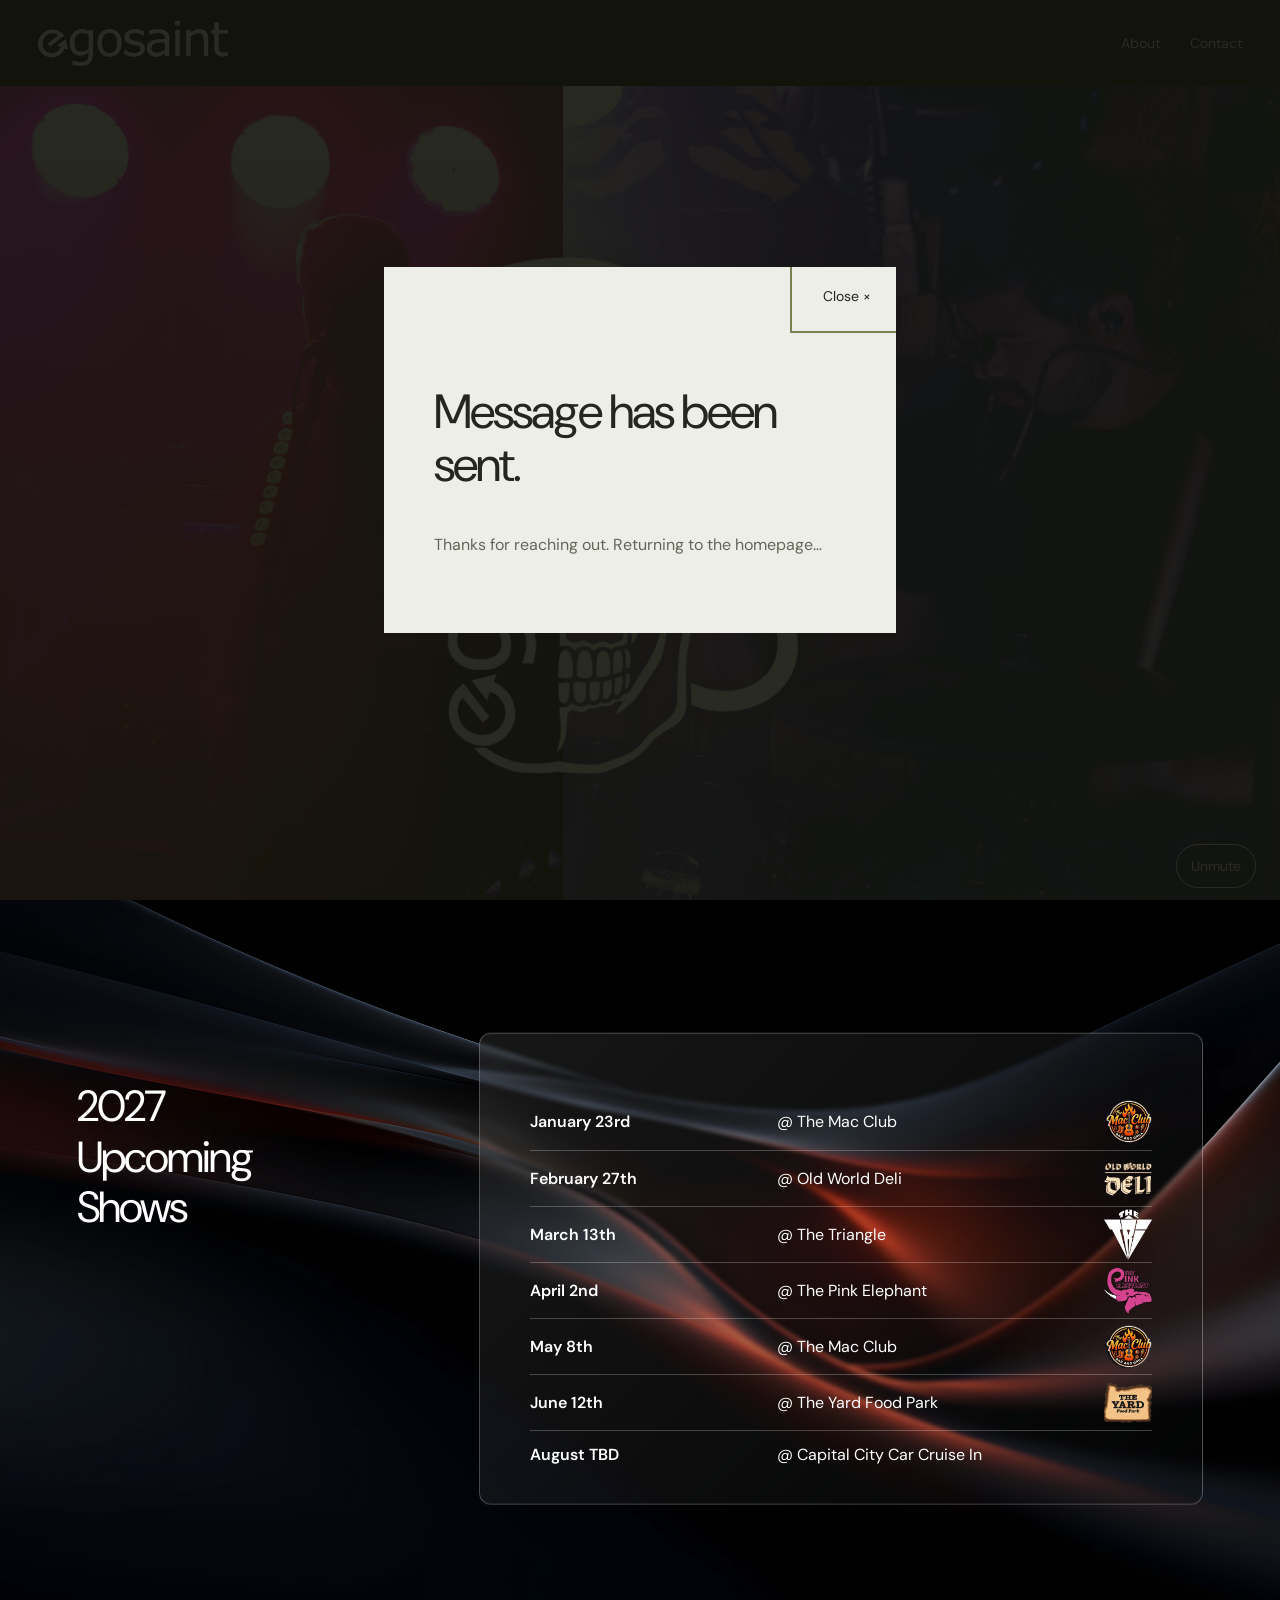
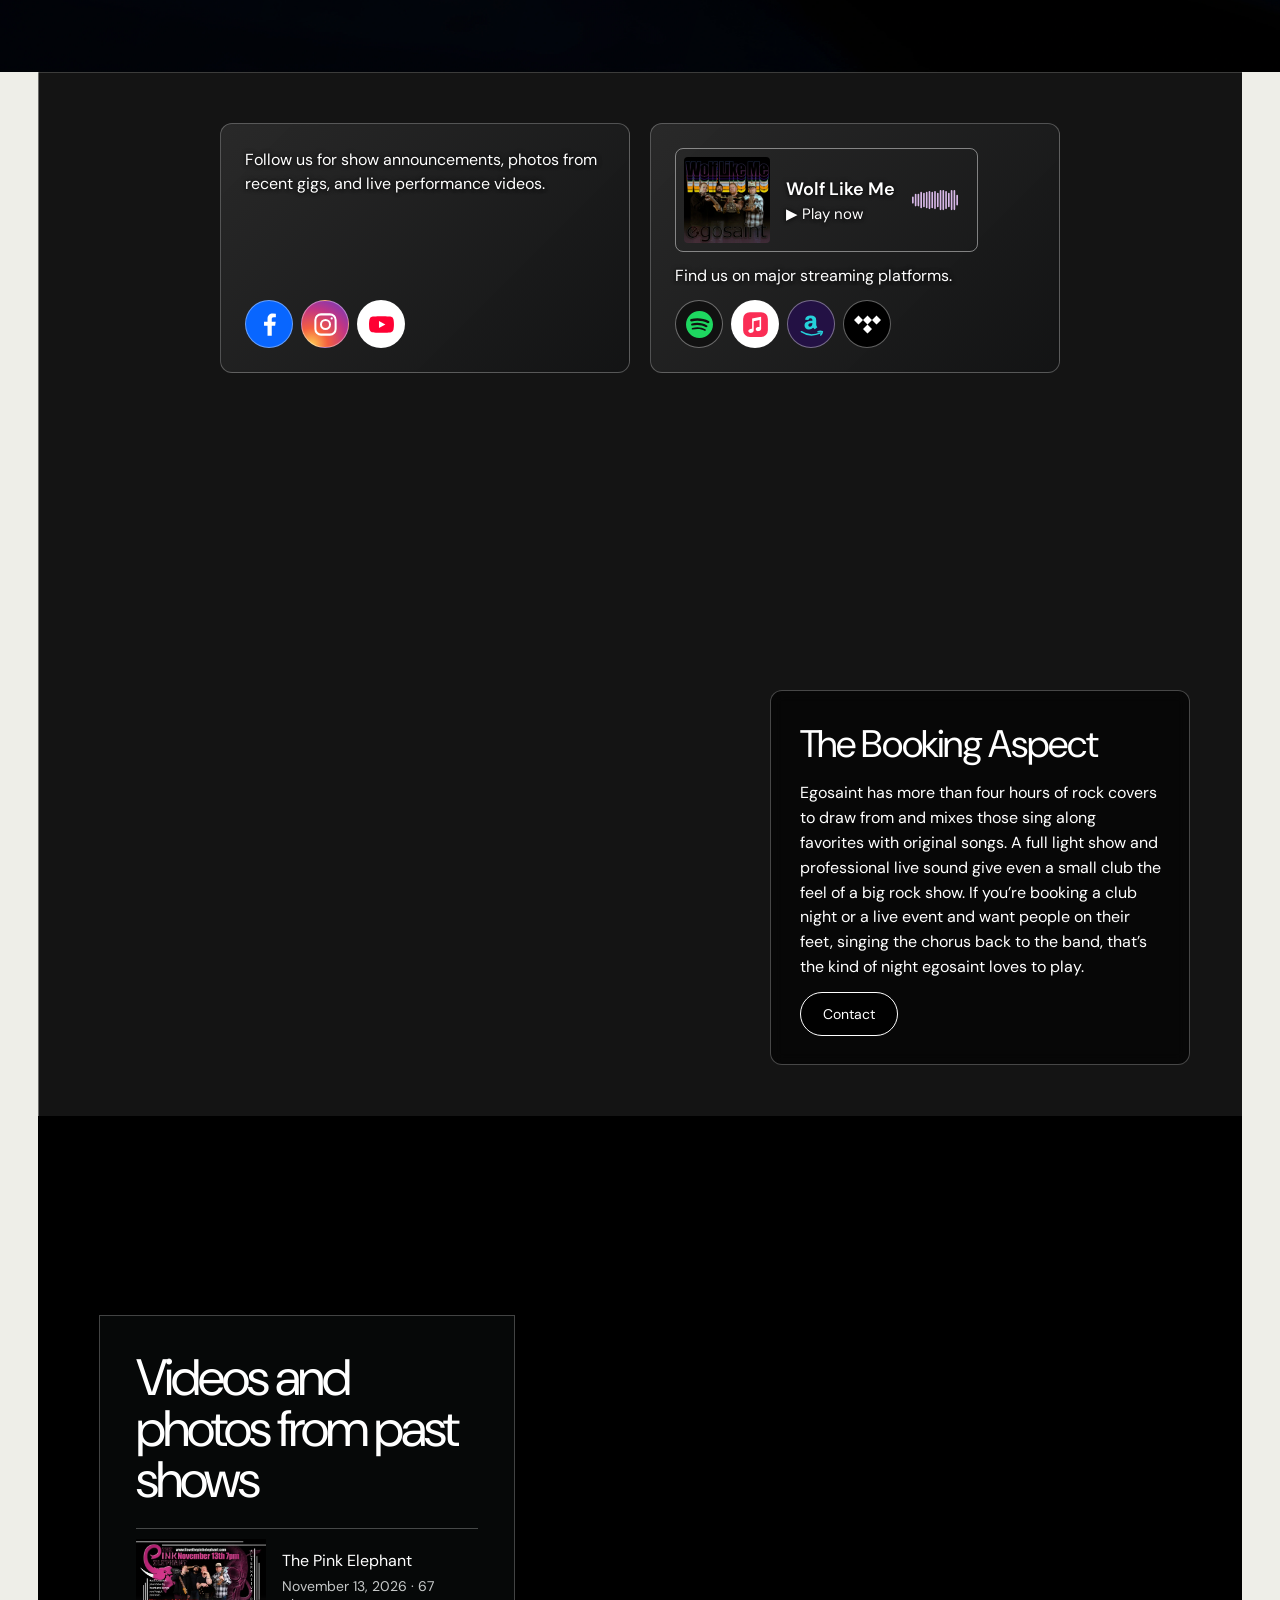
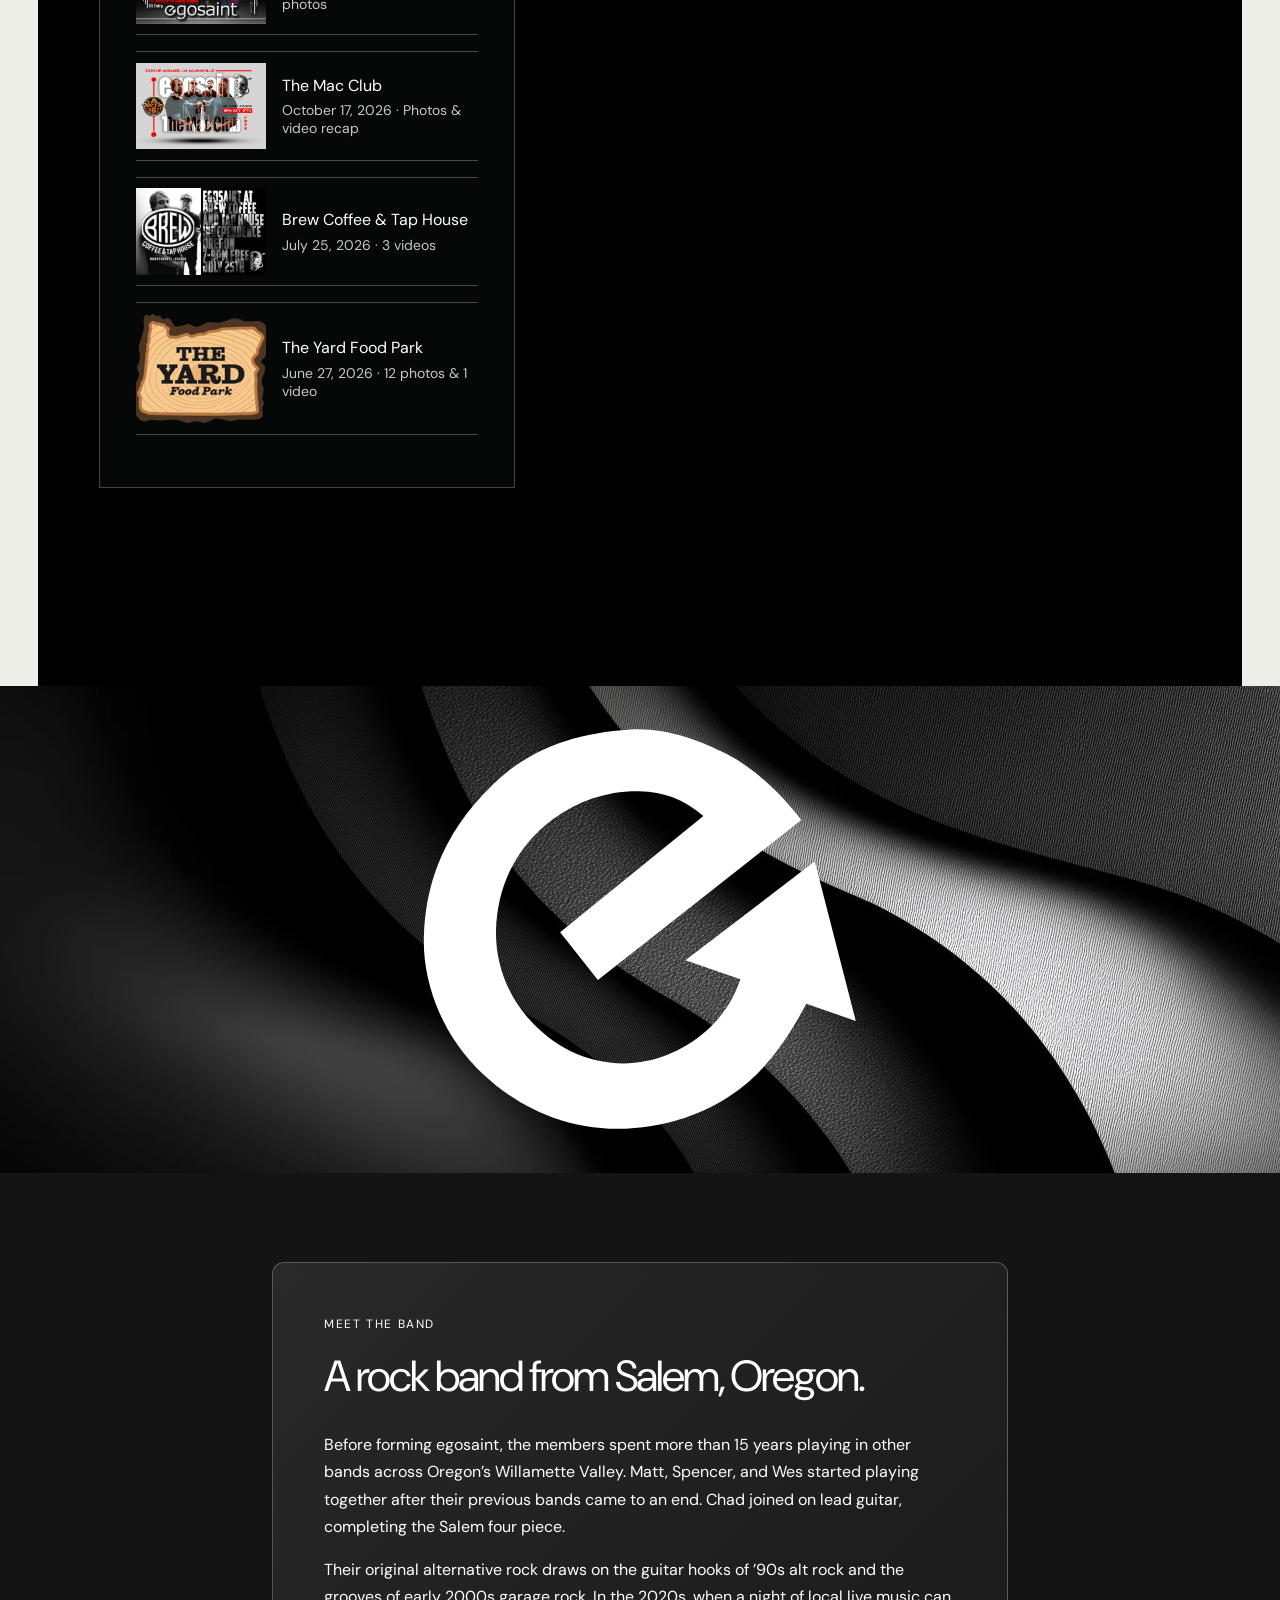
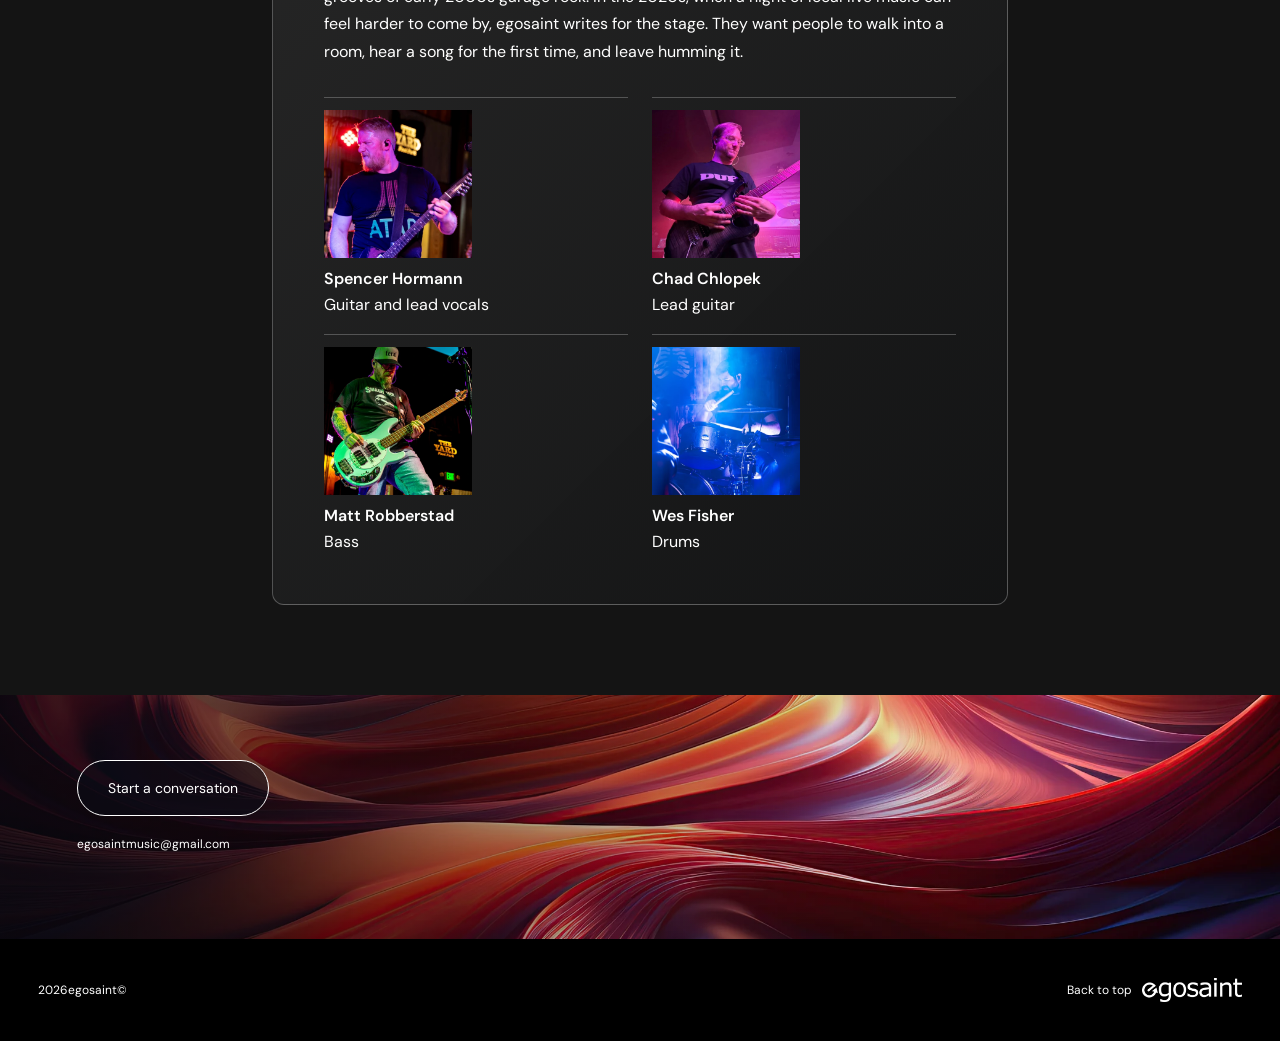
<file: booking-receipt.html>
<!doctype html>
<html lang="en">
<meta charset="utf-8">
<meta name="viewport" content="width=device-width,initial-scale=1">
<title>Booking confirmation | egosaint</title>
<p>Message has been sent. <a href="./">Return to egosaint</a></p>
<script>
  if (window.parent !== window) {
    window.parent.postMessage('egosaint-booking-received', location.origin);
  } else {
    location.replace('./?booking=sent');
  }
</script>
</html>
</file>
<file: style.css>
@font-face {
  font-family: 'DM Sans';
  font-style: normal;
  font-weight: 100 1000;
  font-display: swap;
  src: url('fonts/dm-sans.ttf') format('truetype');
}

@font-face {
  font-family: 'Playfair Display';
  font-style: italic;
  font-weight: 400 900;
  font-display: swap;
  src: url('fonts/playfair-display-italic.ttf') format('truetype');
}


#shows-title {
  align-self: start;
  margin: 0;
  padding-top: clamp(0px, 4vw, 56px);
}
#shows-title > span { display: block; }
@media (max-width: 700px), (pointer: coarse) {
  #shows-title > span { display: inline; }
}

.show-schedule {
  margin: 0;
  padding: clamp(40px, 5vw, 72px) clamp(20px, 4vw, 56px);
  list-style: none;
}
.show-schedule li {
  display: grid;
  grid-template-columns: minmax(8.5rem, .85fr) minmax(0, 1.4fr);
  gap: 12px 20px;
  padding: 12px 0;
  line-height: 1.45;
}
.show-schedule li + li { border-top: 1px solid var(--line); }
.show-schedule strong { font-weight: 600; }
.show-schedule .show-with-logo {
  position: relative;
  min-height: 56px;
  align-items: center;
}
.show-with-logo > span { padding-right: 60px; }
.show-with-logo .venue-logo {
  position: absolute;
  right: 0;
  top: 50%;
  transform: translateY(-50%);
  width: 48px;
  height: auto;
}

.band-links {
  position: relative;
  z-index: 1;
  grid-area: 1 / 1;
  place-self: start center;
  display: grid;
  grid-template-columns: repeat(2, minmax(0, 1fr));
  gap: clamp(10px, 2vw, 20px);
  width: min(100%, 840px);
}
.band-link-card {
  display: grid;
  grid-template-rows: 1fr auto;
  gap: 12px;
  padding: clamp(14px, 2vw, 24px);
  color: #fff;
  text-shadow: 0 1px 3px #151515, 0 0 5px rgb(0 0 0 / 80%);
}
.band-link-card > p {
  margin: 0;
  line-height: 1.5;
}
.single-play {
  display: inline-flex;
  align-items: center;
  justify-self: start;
  gap: 1rem;
  padding: .5rem 1.1rem .5rem .5rem;
  border: 1px solid rgb(255 255 255 / 45%);
  border-radius: 8px;
  font-size: 1.125rem;
  font-weight: 600;
}
.single-play:hover, .single-play:focus-visible { background: rgb(255 255 255 / 12%); }
.single-play img { width: clamp(58px, 8.5vw, 86px); height: auto; border-radius: 4px; }
.single-play small { display: block; margin-top: .2rem; font-weight: 400; }
.single-waveform { width: clamp(2rem, 4vw, 3rem); height: auto; color: #d9b9e9; }
.band-icon-links {
  display: flex;
  flex-wrap: wrap;
  gap: 8px;
  margin: 0;
  padding: 0;
  list-style: none;
}
.band-icon-links a {
  display: grid;
  place-items: center;
  width: 48px;
  height: 48px;
  background: var(--badge, #111);
  color: var(--glyph, #fff);
  border: 1px solid rgb(255 255 255 / 38%);
  border-radius: 50%;
}
.icon-facebook { --badge: #0866ff; }
.icon-instagram { --badge: radial-gradient(circle at 20% 95%, #ffcb52, #f56040 29%, #c13584 63%, #643cc6); }
.icon-youtube { --badge: #fff; --glyph: #ff0033; }
.icon-spotify { --glyph: #1ed760; }
.icon-apple-music { --badge: #fff; --glyph: #fa2d55; }
.icon-amazon-music { --badge: #231144; --glyph: #25d1da; }
.icon-tidal { --badge: #000; }
.band-icon-links a:focus-visible {
  outline-color: #fff;
  outline-offset: 2px;
}
.band-icon-links svg {
  width: 27px;
  height: 27px;
}
@media (prefers-reduced-motion: no-preference) {
  .band-link-card.revealed .band-icon-links li {
    animation: icon-arrive .65s ease-out backwards;
    animation-delay: var(--icon-delay, .35s);
  }
  .band-icon-links li:nth-child(2) { --icon-delay: .45s; }
  .band-icon-links li:nth-child(3) { --icon-delay: .55s; }
  .band-icon-links li:nth-child(4) { --icon-delay: .65s; }
  .band-icon-links a { transition: transform .18s ease-out; }
  .band-icon-links a:focus-visible { transform: translateY(-3px); }
  @media (hover: hover) {
    .band-icon-links a:hover { transform: translateY(-3px) scale(1.05); }
  }
  .band-icon-links a:active { transform: scale(.94); }
  @keyframes icon-arrive {
    from { transform: translateY(8px) scale(.88); }
    to { transform: none; }
  }
}

.band-lineup {
  display: grid;
  grid-template-columns: repeat(2, minmax(0, 1fr));
  gap: 18px 24px;
  max-width: 510px;
  margin: 32px 0 0;
}
.band-lineup > div {
  border-top: 1px solid var(--line);
  padding-top: 12px;
}
.band-lineup dt { font-weight: 600; }
.band-lineup .member-photo {
  display: block;
  width: min(100%, 148px);
  height: auto;
  margin-bottom: 10px;
}
.band-lineup dd {
  margin: 4px 0 0;
  color: #67685d;
  line-height: 1.45;
}

@media (max-width: 700px) {
  #shows-title { padding-top: 0; }
}
@media (max-width: 460px) {
  .show-schedule li {
    grid-template-columns: 1fr;
    gap: 3px;
  }
}

.band-section {
  position: relative;
  display: grid;
  grid-template-columns: minmax(0, 1fr);
  grid-template-rows: auto 1fr;
  place-items: end;
  row-gap: 24px;
  min-height: max(630px, 116svh);
  margin: 0 3%;
  padding: clamp(18px, 4vw, 64px);
  background: #141414;
}
.band-portrait { display: block; pointer-events: none; }
.band-portrait img {
  display: block;
  width: 100%;
  height: 100%;
  object-fit: cover;
  object-position: center 22%;
}
.band-bio {
  position: relative;
  z-index: 1;
  grid-area: 2 / 1;
  display: flex;
  flex-direction: column;
  gap: 12px;
  width: min(100%, 420px);
  padding: clamp(16px, 2.2vw, 32px);
  color: #fff;
  background: rgb(0 0 0 / 64%);
  border: 1px solid rgb(255 255 255 / 26%);
  border-radius: 12px;
  -webkit-backdrop-filter: blur(6px);
  backdrop-filter: blur(6px);
}
.band-bio h2 {
  margin: 0;
  font-size: clamp(24px, 3vw, 48px);
  font-weight: 400;
  letter-spacing: -.035em;
}
.band-bio-copy { margin: 0; font-size: 1rem; line-height: 1.55; }
.booking-form { display: grid; gap: 1rem; }
.booking-form label { display: grid; gap: .35rem; }
.booking-form :is(input, select, textarea) {
  width: 100%;
  min-width: 0;
  padding: .65rem .8rem;
  font: inherit;
  color: var(--ink);
  background: #fff;
  border: 1px solid #888981;
  border-radius: .25rem;
}
.booking-form textarea { resize: vertical; }
.booking-form p { margin: -.5rem 0 0; font-size: .875rem; }
.booking-form button { justify-self: start; }
.booking-form button:disabled { cursor: wait; opacity: .7; }
#booking-status:empty { display: none; }
#message-sent { width: min(32rem, 94vw); }
.direct-email a { text-decoration: underline; overflow-wrap: anywhere; }
@media (max-width: 700px) {
  .band-links { grid-template-columns: 1fr; }
  .band-section {
    min-height: max(570px, 100svh);
    margin: 0;
  }
}
@media (max-aspect-ratio: 1/1) {
  .band-portrait img { height: auto; min-height: 100%; }
}
@media (prefers-reduced-motion: reduce) {
  .band-section {
    min-height: 100svh;
    gap: 18px;
    padding: 0 0 18px;
  }
  .band-section > .band-portrait {
    position: absolute;
    inset: 0;
  }
  .band-links {
    width: min(calc(100% - 36px), 840px);
    margin-top: 18px;
  }
  .band-portrait img {
    height: 100%;
  }
  .band-bio {
    width: min(calc(100% - 36px), 420px);
    margin-right: 18px;
  }
}
@media (max-width: 700px) {
  .band-bio {
    margin-inline: auto;
    text-align: left;
  }
}
.live-feature > picture { display: block; width: 100%; height: 100%; }
.live-feature > picture img {
  display: block;
  width: 100%;
  height: 100%;
  object-fit: cover;
  object-position: 60% center;
}
.live-feature > picture::after {
  content: "";
  position: absolute;
  inset: 0;
  pointer-events: none;
  background: linear-gradient(to right, rgb(0 0 0 / 54%), transparent 62%);
}
@media (max-width: 700px) {
  .live-feature > picture img { object-position: 79% center; }
  .live-feature > picture::after {
    background: linear-gradient(to top, rgb(0 0 0 / 66%), transparent 65%);
  }
}
#project-dialog .live-gallery {
  display: grid;
  justify-items: center;
  gap: clamp(14px, 3vw, 34px);
  margin-top: 32px;
}
.live-gallery picture { display: block; }
#project-dialog .live-gallery img {
  display: block;
  width: auto;
  max-width: 100%;
  height: auto;
  max-height: 80svh;
  margin: 0;
}
:root{--paper:#eeeee8;--ink:#25261f;--line:#c9c9bf}*{box-sizing:border-box}html{scroll-behavior:smooth;scroll-padding-top:85px}body{margin:0;background:var(--paper);color:var(--ink);font:16px 'DM Sans',Arial,sans-serif}a{color:inherit;text-decoration:none}button{font:inherit;color:inherit;cursor:pointer}button,a{-webkit-tap-highlight-color:transparent}button:focus-visible,a:focus-visible{outline:2px solid #788350;outline-offset:6px}header{height:86px;display:flex;align-items:center;padding:0 3%;gap:50px;background:var(--paper)}.wordmark{font-size:32px;letter-spacing:-2px;font-weight:600}nav{display:flex;gap:30px;margin-left:auto;font-size:14px}nav a:hover{border-bottom:1px solid}.header-note{font-size:12px;margin-left:60px;color:#65665a}.hero{height:calc(100svh - 86px);min-height:580px;max-height:1100px;position:relative;background:#3f4538;color:white;overflow:hidden}.hero-pictures{display:grid;grid-template-columns:44% 56%;height:100%}.hero img{height:100%;width:100%;object-fit:cover}.hero-flower{filter:brightness(.65) saturate(.5)}.hero-fashion{filter:brightness(.67);object-position:50% 30%!important}.hero-title{position:absolute;inset:0;display:flex;flex-direction:column;align-items:center;justify-content:center;padding-top:40px;pointer-events:none}.hero-title p{text-transform:uppercase;font-size:12px;letter-spacing:3px;margin:0 0 5px}.hero h1{font-size:clamp(100px,22vw,380px);font-weight:450;letter-spacing:-.085em;line-height:1;margin:0;padding-right:.08em}.hero-bottom{position:absolute;bottom:28px;left:3%;right:3%;display:flex;justify-content:space-between;font-size:12px}.hero-bottom a{border-bottom:1px solid #ffffff80;padding-bottom:4px}.intro,.about{display:grid;grid-template-columns:1fr 2fr;padding:130px 6%;gap:40px}.eyebrow{font-size:12px;text-transform:uppercase;letter-spacing:1.6px;margin:10px 0}.intro h2,.about h2{font-size:clamp(32px,3.4vw,58px);font-weight:400;line-height:1.16;letter-spacing:-2px;margin:0 0 30px}.intro>div>p,.about>div>p{max-width:510px;line-height:1.7;color:#67685d;font-size:16px}.work{padding:0 3% 100px}.section-top{display:flex;justify-content:space-between;align-items:center;border-bottom:1px solid var(--line);padding-bottom:24px}.section-top h2{font-size:28px;font-weight:400;margin:0;letter-spacing:-1px}.sample-label{font-size:12px;color:#717265}.filters{display:flex;gap:24px;margin:25px 0 45px}.filters button{border:0;background:transparent;padding:5px 0;font-size:14px;color:#77796d}.filters button.active{color:var(--ink);border-bottom:1px solid}.project-grid{display:grid;grid-template-columns:1fr 1fr;gap:75px 4%}.project{margin:0}.project:nth-child(even){padding-top:140px}.project button{width:100%;padding:0;border:0;background:none;text-align:left;display:block}.project .image-wrap{overflow:hidden;background:#d8d8cd;aspect-ratio:4/5}.project:nth-child(3n) .image-wrap{aspect-ratio:1/1.05}.project img{width:100%;height:100%;object-fit:cover;display:block;transition:transform .7s}.project button:hover img{transform:scale(1.035)}.project figcaption{display:flex;justify-content:space-between;gap:15px;margin-top:17px;align-items:center}.project h3{font-size:18px;font-weight:400;margin:0;letter-spacing:-.4px}.project figcaption span{font-size:12px;color:#707264;text-transform:uppercase;letter-spacing:1px}.statement{text-align:center;padding:50px 20px 140px}.statement h2{font-weight:400;font-size:clamp(65px,9vw,150px);line-height:1;letter-spacing:-6px;margin:40px 0 30px}em{font-family:'Playfair Display',Georgia,serif;font-weight:400}.statement>p:last-child{max-width:340px;margin:auto;line-height:1.7;color:#6a6c60}.feature{height:85svh;min-height:550px;position:relative;color:white;margin:0 3%;overflow:hidden}.feature>img{height:100%;width:100%;object-fit:cover;filter:brightness(.65)}.feature>div{position:absolute;inset:auto 5% 8%}.feature span{font-size:12px;text-transform:uppercase;letter-spacing:1.7px}.feature h2{font-weight:400;font-size:clamp(55px,7vw,115px);line-height:1;letter-spacing:-4px;margin:25px 0}.text-button{border:0;border-bottom:1px solid #ffffff80;background:none;color:white;padding:8px 0;font-size:14px}.about{padding-top:150px;padding-bottom:150px}.services{display:grid;grid-template-columns:1fr 1fr;max-width:530px;margin-top:40px;gap:16px;font-size:14px}.services span{border-top:1px solid var(--line);padding-top:14px}.contact{background:#dce0d0;padding:65px 6% 75px}.contact-top{display:flex;justify-content:space-between}.contact h2{font-size:clamp(70px,11vw,175px);font-weight:400;letter-spacing:-6px;line-height:1.02;margin:65px 0 45px}.contact-button,.return-work{border:1px solid var(--ink);border-radius:100px;background:transparent;padding:18px 30px;font-size:14px;transition:background .2s,color .2s}.contact-button:hover,.return-work:hover{background:var(--ink);color:white}.contact-note{font-size:12px;margin-top:20px;color:#686d5d}footer{padding:35px 3%;display:flex;align-items:center;gap:35px}footer span,footer>a:last-child{font-size:12px}footer span:nth-child(3){margin-left:auto}dialog{border:0;padding:0;width:min(1050px,94vw);max-height:94svh;background:var(--paper);color:var(--ink)}dialog::backdrop{background:#14170ee8}.dialog-close{position:sticky;top:0;float:right;z-index:2;padding:20px 25px;border:0;background:var(--paper);font-size:14px}.dialog-content{padding:65px 35px 35px}.dialog-content h2{font-weight:400;font-size:50px;letter-spacing:-2px;margin:0 0 12px}.dialog-content p{color:#707265;max-width:550px;line-height:1.6}.dialog-content img{width:100%;max-height:70svh;object-fit:contain;background:#deded4;margin-top:20px}.dialog-content a{font-size:13px;text-decoration:underline}#contact-dialog{width:min(650px,94vw)}.contact-dialog-content{padding:80px 50px 60px}.contact-dialog-content h2{font-size:48px;line-height:1.1;font-weight:400;letter-spacing:-2px}.contact-dialog-content>p:not(.eyebrow){line-height:1.6;color:#626759}.return-work{margin-top:20px}.sr-only{position:absolute;width:1px;height:1px;overflow:hidden;clip-path:inset(50%)}body.modal-open{overflow:hidden}@media(min-width:1700px){main{max-width:2300px;margin:auto}}@media(max-width:700px){header{height:72px;padding:0 5%}.wordmark{font-size:28px}nav{gap:20px}.header-note{display:none}.hero{height:calc(88svh - 72px);min-height:500px}.hero-pictures{grid-template-columns:36% 64%}.hero-title p{font-size:10px;letter-spacing:1.7px}.hero h1{font-size:24vw}.hero-bottom{left:5%;right:5%;font-size:11px}.hero-bottom>span:last-child{display:none}.intro,.about{grid-template-columns:1fr;padding:75px 6%;gap:26px}.intro h2,.about h2{letter-spacing:-1px}.work{padding:0 5% 70px}.section-top{align-items:flex-start;gap:20px}.section-top h2{font-size:25px;white-space:nowrap}.sample-label{text-align:right;max-width:140px;line-height:1.4}.filters{gap:22px;margin-bottom:30px}.project-grid{gap:45px 6%}.project:nth-child(even){padding-top:70px}.project figcaption{display:block;margin-top:12px}.project h3{font-size:16px}.project figcaption span{display:block;font-size:10px;margin-top:5px}.statement{padding:30px 20px 80px}.statement h2{letter-spacing:-3px}.feature{margin:0;height:65svh;min-height:480px}.feature h2{letter-spacing:-2px}.services{font-size:13px}.contact{padding:45px 6% 60px}.contact-top{gap:30px}.contact h2{letter-spacing:-4px;margin-top:55px}footer{flex-wrap:wrap;padding:30px 5%;gap:20px}footer .wordmark{width:40%}footer span:nth-child(3){margin-left:0;width:40%}.dialog-content{padding:70px 20px 25px}.dialog-content h2{font-size:36px}.contact-dialog-content{padding:65px 30px 40px}.contact-dialog-content h2{font-size:40px}}@media(prefers-reduced-motion:reduce){html{scroll-behavior:auto}*{transition:none!important}}
</file>
<file: montage.css>
.hero-montage,
.montage-frame {
  position: absolute;
  inset: 0;
}

.montage-frame {
  display: grid;
  grid-template-rows: minmax(0, 1fr);
  visibility: hidden;
}

.montage-frame.is-current {
  visibility: visible;
}

.montage-frame picture {
  display: block;
  min-width: 0;
  min-height: 0;
  overflow: hidden;
}

.montage-frame img { display: block; }
.montage-opening { grid-template-columns: 44% 56%; }
.montage-opening picture:first-child img { object-position: 64% 27%; }
.montage-opening picture:last-child img { object-position: 68% center; }
.montage-split { grid-template-columns: 39% 61%; }
.montage-split picture:first-child img { object-position: 48% 32%; }
.montage-split picture:last-child img { object-position: 43% 23%; }
.montage-wide img { object-position: center 37%; }
.montage-triptych { grid-template-columns: 18% 61% 21%; }
.montage-triptych picture:first-child img { object-position: 25% center; }
.montage-triptych picture:nth-child(2) img { object-position: 37% 37%; }
.montage-triptych picture:last-child img { object-position: 74% center; }
.montage-blue { grid-template-columns: 43% 57%; }
.montage-blue picture:first-child img { object-position: 68% center; }
.montage-blue picture:last-child img { object-position: 56% 32%; }
.montage-finale { grid-template-columns: 64% 36%; }
.montage-finale picture:first-child img { object-position: 63% center; }
.montage-finale picture:last-child img { object-position: 26% center; }
.montage-red { grid-template-columns: 36% 64%; }
.montage-red picture:first-child img { object-position: 50% 24%; }
.montage-red picture:last-child img { object-position: 34% 22%; }
.montage-details { grid-template-columns: 26% 50% 24%; }
.montage-details picture:first-child img { object-position: 34% 53%; }
.montage-details picture:nth-child(2) img { object-position: 36% 28%; }
.montage-details picture:last-child img { object-position: 62% center; }
.montage-yard img { object-position: 48% 64%; }
.montage-rhythm { grid-template-columns: 42% 58%; }
.montage-rhythm picture:first-child img { object-position: 64% 52%; }
.montage-rhythm picture:last-child img { object-position: 72% 30%; }
.montage-portraits { grid-template-columns: 22% 56% 22%; }
.montage-portraits picture:first-child img { object-position: 53% 30%; }
.montage-portraits picture:nth-child(2) img { object-position: 26% 20%; }
.montage-portraits picture:last-child img { object-position: 47% 24%; }
.montage-encore { grid-template-columns: 56% 44%; }
.montage-encore picture:first-child img { object-position: 48% 58%; }
.montage-encore picture:last-child img { object-position: 78% 53%; }

.hero .hero-title h1 {
  width: clamp(180px, min(43vw, 69svh), 625px);
  padding: 0;
  line-height: 0;
  filter: drop-shadow(0 3px 15px rgb(0 0 0 / 62%));
}

.skull-logo {
  display: block;
  aspect-ratio: 1188 / 1324;
  background: transparent url("images/egosaint-skull-transparent.png") center / contain no-repeat;
}

/* The artwork sits right of center within the supplied canvas. */
.hero .skull-logo { translate: -6.5% 0; }

.hero-audio {
  position: absolute;
  z-index: 2;
  right: max(24px, env(safe-area-inset-right));
  bottom: 12px;
}
.hero-audio, .booking-contact {
  min-height: 44px;
  padding: 0 14px;
  border: 1px solid #fff;
  border-radius: 100px;
  background: rgb(0 0 0 / 30%);
  -webkit-backdrop-filter: blur(7px);
  backdrop-filter: blur(7px);
  color: #fff;
  font-size: .875rem;
}

.hero-audio:focus-visible {
  outline-color: #fff;
  outline-offset: 3px;
}
.booking-contact {
  align-self: flex-start;
  padding-inline: 22px;
  background-color: rgb(0 0 0 / 63%);
}

@media (max-width: 700px), (pointer: coarse) {
  .hero-audio { right: max(12px, env(safe-area-inset-right)); }
}

header {
  background: #000;
  color: #fff;
}

.header-wordmark {
  display: block;
  width: clamp(125px, 15vw, 190px);
  aspect-ratio: 720 / 171;
  background: currentColor;
  mask: url("images/egosaint-logo-720.webp") center / contain no-repeat;
}

footer {
  background: #000;
  color: #fff;
}

.footer-signature {
  display: inline-flex;
  align-items: center;
  gap: 10px;
  margin-left: auto;
  font-size: 12px;
  white-space: nowrap;
}
.footer-signature a { display: inline-flex; align-items: center; min-height: 32px; }
.footer-signature img { display: block; width: 100px; height: auto; filter: brightness(0) invert(1); }

@media (max-width: 700px) {
  header { gap: 18px; }
  .hero {
    height: clamp(290px, 52svh, 440px);
    min-height: 0;
  }
  .hero-title { padding-top: 0; }
  .hero .hero-title h1 { width: min(76vw, 37svh, 320px); }
  .hero .skull-logo { translate: none; }
  .montage-opening { grid-template-columns: 36% 64%; }
  .montage-split { grid-template-columns: 42% 58%; }
  .montage-wide img { object-position: 56% center; }
  .montage-triptych { grid-template-columns: 15% 70% 15%; }
  .montage-blue { grid-template-columns: 32% 68%; }
  .montage-details { grid-template-columns: 20% 63% 17%; }
  .montage-yard img { object-position: 39% center; }
  .montage-portraits { grid-template-columns: 16% 64% 20%; }
}
</file>
<file: scroll-motion.css>
.hero::after {
  content: "";
  position: absolute;
  inset: 0;
  background: linear-gradient(180deg, rgb(0 0 0 / 7%), rgb(0 0 0 / 27%) 55%, rgb(0 0 0 / 46%));
  pointer-events: none;
}

.hero-title { z-index: 1; }
.hero-montage { translate: 0 var(--hero-drift, 0px); }

.motion-panel {
  position: relative;
  isolation: isolate;
  overflow: clip;
}
.motion-panel::before {
  content: "";
  position: absolute;
  z-index: -1;
  inset: 12% 3%;
  background: var(--panel-color, #e5e5de);
  translate: 0 var(--panel-drift, 0px);
}
#shows {
  color: #fff;
  --line: rgb(255 255 255 / 24%);
  background: linear-gradient(105deg, rgb(0 0 0 / 42%), rgb(0 0 0 / 22%)),
    url("images/shows-dark-waves.webp") center / cover no-repeat #151719;
}
.show-schedule.motion-panel::before {
  inset: 4% 0;
}
.show-schedule.motion-panel::before,
.band-link-card,
.about-panel {
  background: linear-gradient(135deg, rgb(255 255 255 / 9%), rgb(16 20 24 / 18%));
  border: 1px solid rgb(255 255 255 / 26%);
  border-radius: 12px;
  -webkit-backdrop-filter: blur(2px);
  backdrop-filter: blur(2px);
}
.band-emblem {
  display: grid;
  place-items: center;
  min-height: clamp(280px, 38vw, 620px);
  background: #111619 url("images/band-emblem-background.webp?v=black-waves") center / cover no-repeat;
}
.band-emblem > img {
  display: block;
  width: min(86%, clamp(246px, 34vw, 560px));
  height: auto;
}
#about {
  display: block;
  padding: clamp(40px, 7vw, 112px) 6%;
  color: #fff;
  --line: rgb(255 255 255 / 24%);
  background-color: #141414;
}
#about::before {
  content: "";
  z-index: -1;
  pointer-events: none;
  background: linear-gradient(var(--about-shade, rgb(0 0 0 / 42%)), var(--about-shade, rgb(0 0 0 / 42%))),
    url("images/meet-the-band-hexagons.webp") center / cover no-repeat #141414;
}
.about-panel {
  max-width: 46rem;
  margin-inline: auto;
  padding: clamp(18px, 4vw, 56px);
}
.about-panel > .eyebrow {
  font-size: 12px;
  margin: 0 0 16px;
}
#about .about-panel > p,
#about .band-lineup dd { color: inherit; }
.about-panel > p:not(.eyebrow),
.about-panel .band-lineup { max-width: 100%; }
.contact.motion-panel {
  color: #fff;
  background: linear-gradient(90deg, rgb(8 9 19 / 72%), transparent 80%),
    url("images/contact-waves.webp") center 53% / cover no-repeat #191b30;
}
.contact.motion-panel::before { content: none; }
#contact .contact-button {
  color: #fff;
  border-color: currentColor;
  background: rgb(12 13 24 / 58%);
}
#contact .contact-button:is(:hover, :focus-visible) {
  color: #181322;
  background: #fff;
}
#contact .contact-note { color: inherit; }

.live-feature {
  display: grid;
  align-items: center;
  height: clamp(760px, 130svh, 1200px);
  background: #000;
}

/* Each section clips its viewport-fixed photo as the page scrolls past. */
.fixed-photo-section {
  clip-path: inset(0);
}

.fixed-photo-section > picture,
#about::before {
  position: fixed;
  inset: 0;
}

.live-feature > .feature-copy {
  position: relative;
  inset: auto;
  z-index: 1;
  padding: 32px 5%;
  text-shadow: 0 1px 6px #000, 0 2px 16px rgb(0 0 0 / 65%);
}
.show-media {
  width: min(100%, 26rem);
  padding: clamp(20px, 3vw, 36px);
  background: rgb(8 10 10 / 86%);
  border: 1px solid rgb(255 255 255 / 24%);
  text-shadow: none;
}
.show-media h2 {
  margin: 0 0 1.4rem;
  font-size: clamp(2.3rem, 4vw, 3.75rem);
  letter-spacing: -.055em;
}
.show-media h3 {
  margin: 0 0 .75rem;
  font-size: 1rem;
  font-weight: 500;
  color: #ddd;
}
.show-media ul { list-style: none; margin: 0; padding: 0; }
.show-media li { border-top: 1px solid rgb(255 255 255 / 26%); }
.show-media a {
  display: flex;
  align-items: center;
  justify-content: space-between;
  gap: 1rem;
  min-height: 44px;
  padding: .65rem 0;
  font-size: 1rem;
}
.show-media small { color: #c6c8c8; font-size: .875rem; }
.show-media .show-cover {
  justify-content: flex-start;
  margin-bottom: 1rem;
  border-block: 1px solid rgb(255 255 255 / 26%);
}
.show-cover img { width: 38%; height: auto; }
.show-cover small { display: block; margin-top: .35rem; }
.show-media a:hover, .show-media a:focus-visible { text-decoration: underline; }
#media-dialog {
  width: min(64rem, 94vw);
  color: white;
  background: #111;
}
.media-header {
  display: flex;
  align-items: center;
  justify-content: space-between;
  gap: 1rem;
  padding: .65rem 1rem;
}
.media-header h2 { font-size: 1.25rem; font-weight: 500; margin: 0; }
.media-header .dialog-close {
  position: static;
  padding: .7rem .25rem;
  background: transparent;
  color: white;
}
.media-stage { text-align: center; background: #080808; }
.media-stage a { text-decoration: underline; }
#media-dialog:has(.media-stage audio) { width: min(27rem, 94vw); }
.media-stage .track-art { display: block; margin: auto; width: min(100%, 50svh); height: auto; }
.media-stage audio { display: block; width: 100%; margin: .75rem 0; }
.show-playlist[hidden] { display: none; }
.show-playlist:not([hidden]) {
  display: flex;
  flex-wrap: wrap;
  gap: .25rem .5rem;
  padding: 0 1rem .65rem;
}
.show-playlist :is(a, button) {
  padding: .65rem .85rem;
  border: 1px solid #656565;
  border-radius: 999px;
  font-size: .95rem;
  color: inherit;
  background: transparent;
}
.show-playlist [aria-current], .show-playlist [aria-expanded="true"] { background: #eee; color: #171717; }
.photo-grid:not([hidden]) {
  display: grid;
  grid-template-columns: repeat(auto-fill, minmax(min(116px, 42%), 1fr));
  gap: 8px;
  padding: 8px 1rem 1rem;
  max-height: 62svh;
  overflow-y: auto;
}
.photo-grid img { display: block; width: 100%; aspect-ratio: 4/3; object-fit: cover; }
.photo-paging:not([hidden]) { display: flex; align-items: center; justify-content: center; gap: 1rem; padding: .6rem; }
.photo-paging button { color: white; background: transparent; border: 1px solid #656565; padding: .6rem .8rem; border-radius: 99px; }
.show-playlist:not([hidden]) ~ .media-stage :is(img, video) { max-height: 65svh; }
.media-stage :is(img, video) {
  display: block;
  width: 100%;
  max-height: 76svh;
  object-fit: contain;
}

@media (max-width: 700px) {
  #about::before {
    height: 100lvh;
    --about-shade: rgb(0 0 0 / 14%);
    background-size: cover, auto 145%;
    background-position: center, 16% top;
  }
  .live-feature { height: max(560px, 108svh); min-height: max-content; }
  .live-feature > picture { height: 100lvh; }
  .live-feature > .feature-copy {
    align-self: end;
    padding-bottom: clamp(24px, 7svh, 60px);
  }
}

@media (prefers-reduced-motion: no-preference) {
  [data-open-contact], header nav a[href="#contact"] { position: relative; }
  [data-open-contact]::after, header nav a[href="#contact"]::after {
    content: "";
    position: absolute;
    inset: -1px;
    border-radius: 999px;
    pointer-events: none;
    color: #dc7373;
    animation: contact-pulse 1.4s ease-out infinite;
  }
  header nav a[href="#contact"]::after { inset: -4px -6px; }
  @keyframes contact-pulse {
    0% { box-shadow: 0 0 0 0 currentColor, 0 0 0 0 currentColor; opacity: .7; }
    35% { background-color: rgb(220 115 115 / 34%); opacity: .48; }
    85%, 100% { box-shadow: -9px 0 2px 3px currentColor, 9px 0 2px 3px currentColor; opacity: 0; }
  }
  header, footer { overflow-x: clip; }
  .show-schedule.motion-panel::before { translate: 0 calc(var(--panel-drift, 0px) * .32); }
  [data-reveal] {
    --reveal-x: 0px;
    --reveal-y: 36px;
    --reveal-distance: clamp(20px, 3vw, 46px);
  }
  [data-reveal="left"] {
    --reveal-x: calc(0px - var(--reveal-distance));
    --reveal-y: 0px;
  }
  [data-reveal="right"] {
    --reveal-x: var(--reveal-distance);
    --reveal-y: 0px;
  }
  [data-reveal="top"] { --reveal-y: -36px; }

  .reveal-enabled [data-reveal]:not(.revealed):not(:focus-within) { opacity: 0; }
  [data-reveal].revealed { animation: section-arrive 3.7s cubic-bezier(.2,.65,.28,1) both; }
  @keyframes section-arrive {
    from { opacity: 0; translate: var(--reveal-x) var(--reveal-y); }
    to { opacity: 1; translate: none; }
  }
}

@media (prefers-reduced-motion: reduce) {
  .live-feature > picture { position: absolute; height: 100%; }
  .hero-montage,
  .motion-panel::before { translate: none; }
}
</file>
